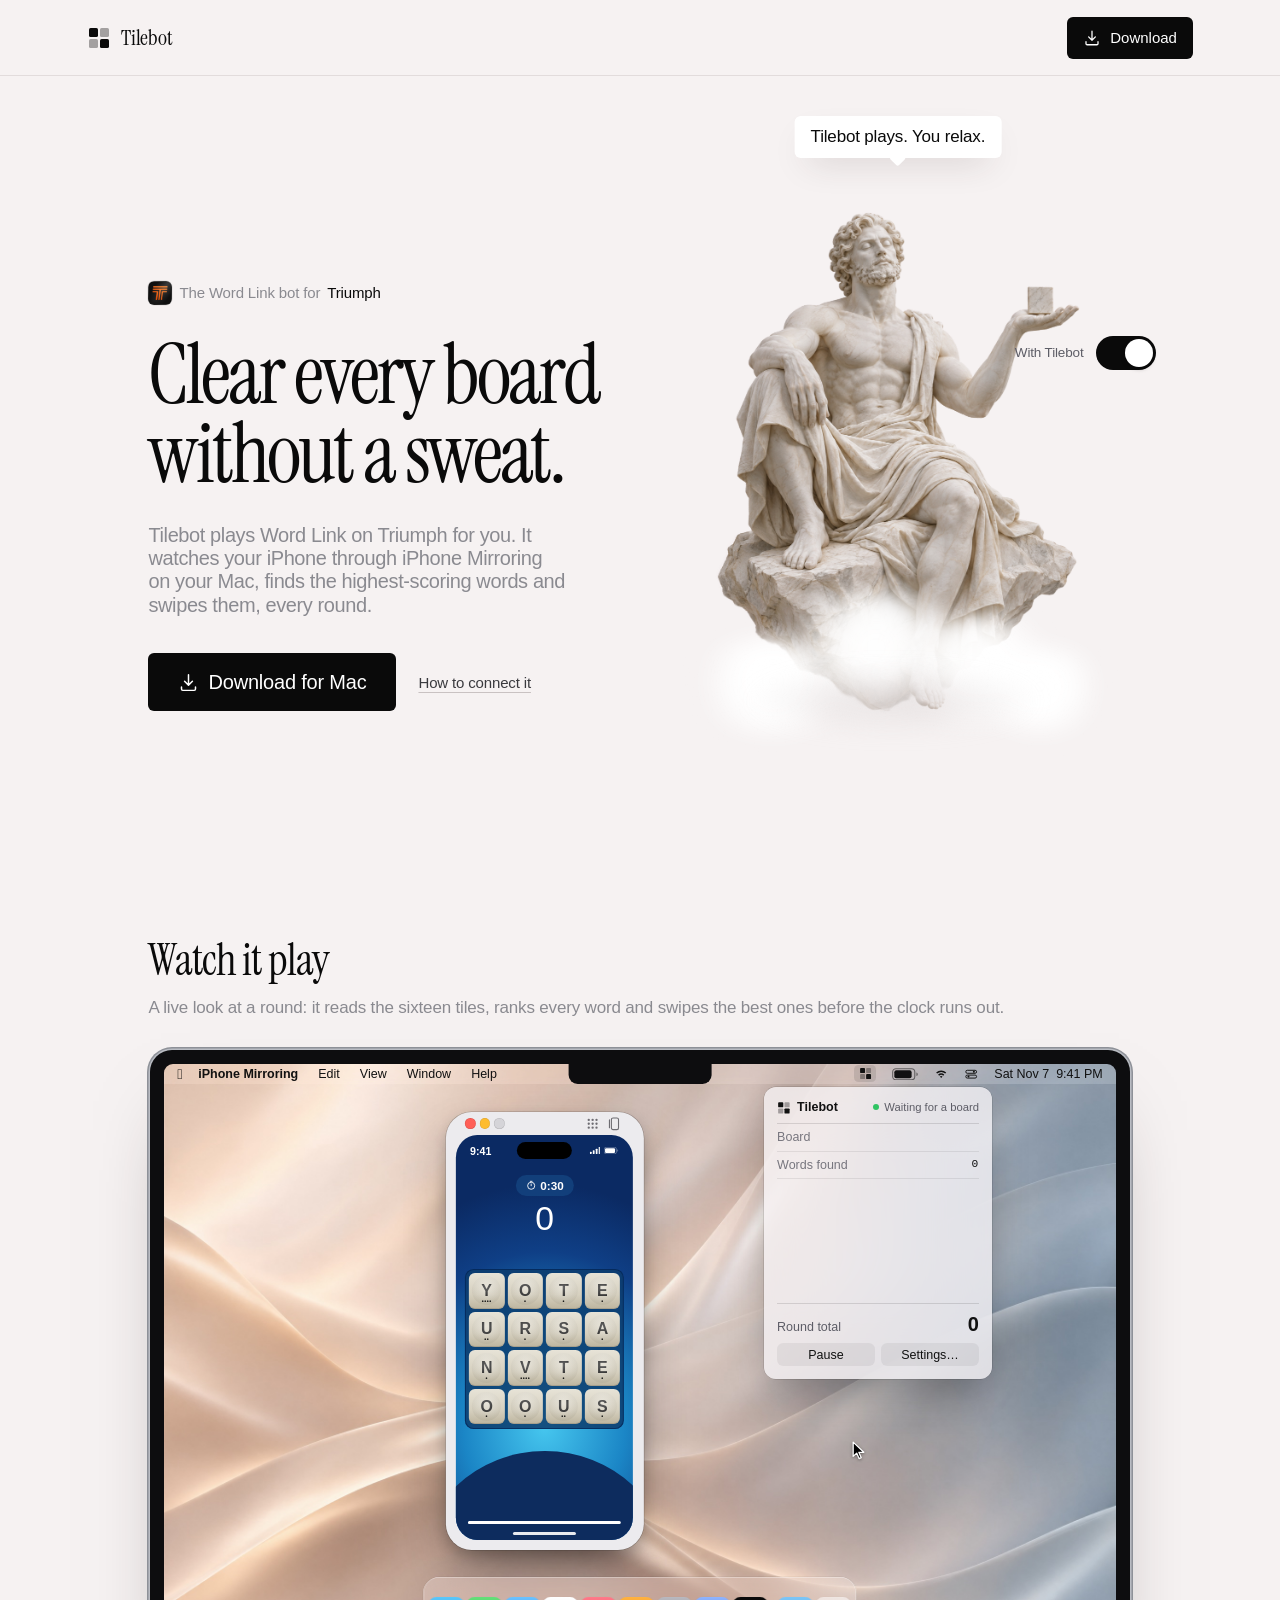
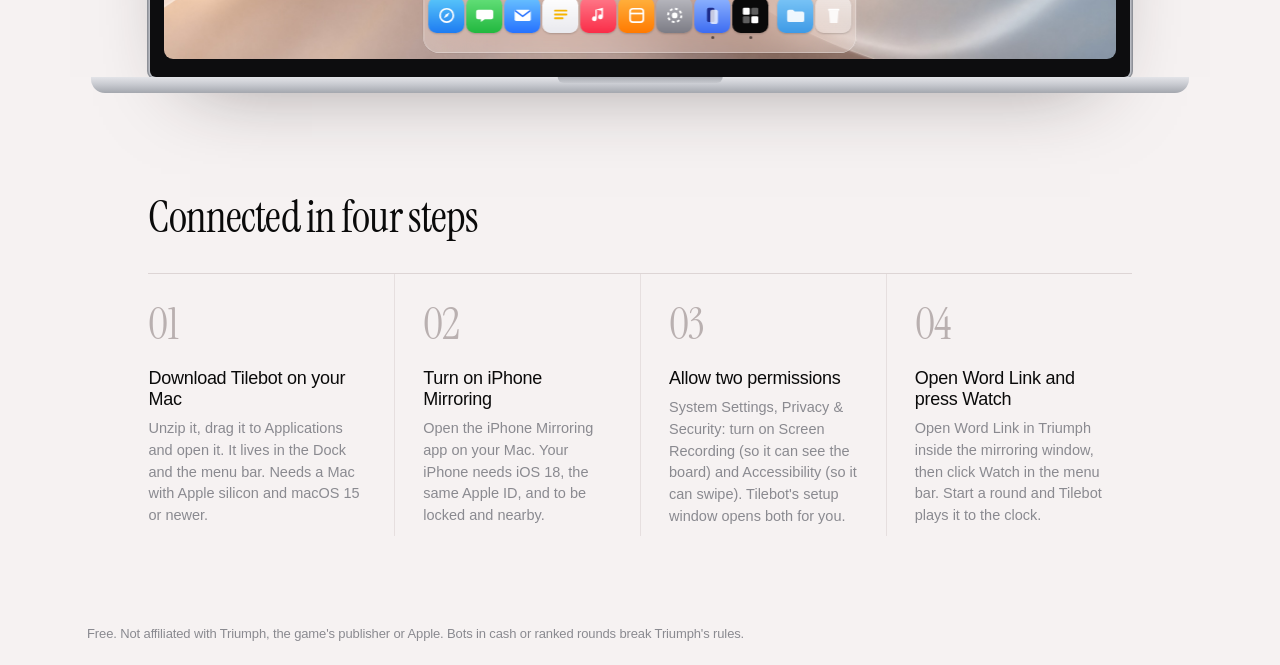
<file: index.html>
<!doctype html>
<html lang="en">
<head>
<meta charset="utf-8">
<meta name="viewport" content="width=device-width, initial-scale=1">
<title>Tilebot</title>
<meta name="description" content="Tilebot reads the Word Link board on your mirrored iPhone and swipes the best words for you. A small, free Mac app.">
<meta name="theme-color" content="#f6f2f2">
<link rel="icon" href="data:image/svg+xml,%3Csvg xmlns='http://www.w3.org/2000/svg' viewBox='0 0 32 32'%3E%3Crect width='32' height='32' rx='7' fill='%230a0a0a'/%3E%3Crect x='7' y='7' width='8' height='8' rx='1.5' fill='%23fff'/%3E%3Crect x='17' y='7' width='8' height='8' rx='1.5' fill='%23fff' opacity='.4'/%3E%3Crect x='7' y='17' width='8' height='8' rx='1.5' fill='%23fff' opacity='.4'/%3E%3Crect x='17' y='17' width='8' height='8' rx='1.5' fill='%23fff'/%3E%3C/svg%3E">
<link rel="preconnect" href="https://fonts.googleapis.com">
<link rel="preconnect" href="https://fonts.gstatic.com" crossorigin>
<link href="https://fonts.googleapis.com/css2?family=Instrument+Serif&family=Comic+Neue:wght@700&family=Space+Mono&family=Anton&display=swap" rel="stylesheet">
<link rel="stylesheet" href="styles.css?v=10">
</head>
<body class="calm">

<header class="nav">
  <a class="brand" href="./" aria-label="Tilebot">
    <svg viewBox="0 0 24 24" aria-hidden="true"><rect x="2" y="2" width="9" height="9" rx="1.6"/><rect x="13" y="2" width="9" height="9" rx="1.6" opacity=".35"/><rect x="2" y="13" width="9" height="9" rx="1.6" opacity=".35"/><rect x="13" y="13" width="9" height="9" rx="1.6"/></svg>
    <span>Tilebot</span>
  </a>
  <a class="btn btn-nav" href="Tilebot.zip">
    <svg viewBox="0 0 24 24" aria-hidden="true"><path d="M12 3v12m0 0l-4.5-4.5M12 15l4.5-4.5M4 17v2.5A1.5 1.5 0 005.5 21h13a1.5 1.5 0 001.5-1.5V17"/></svg>
    <span data-calm="Download" data-chaos="DOWNLAOD???">Download</span>
  </a>
</header>

<main class="hero">
  <div class="copy">
    <p class="kicker">
      <img class="tri-logo" src="img/triumph.jpg" alt="Triumph" width="22" height="22">
      <span class="dim" data-calm="The Word Link bot for" data-chaos="The Wrod Lnik bot for">The Word Link bot for</span> <span data-calm="Triumph" data-chaos="Triupmh">Triumph</span>
    </p>

    <h1>Clear every board<br>without a sweat.</h1>

    <p class="sub" data-calm="Tilebot plays Word Link on Triumph for you. It watches your iPhone through iPhone Mirroring on your Mac, finds the highest-scoring words and swipes them, every round." data-chaos="No Tilebot here. Good luck with the clock.">Tilebot plays Word Link on Triumph for you. It watches your iPhone through iPhone Mirroring on your Mac, finds the highest-scoring words and swipes them, every round.</p>

    <div class="cta">
      <a class="btn btn-main" id="dl" href="Tilebot.zip">
        <svg viewBox="0 0 24 24" aria-hidden="true"><path d="M12 3v12m0 0l-4.5-4.5M12 15l4.5-4.5M4 17v2.5A1.5 1.5 0 005.5 21h13a1.5 1.5 0 001.5-1.5V17"/></svg>
        <span data-calm="Download for Mac" data-chaos="DOWNLAOD FOR MAC">Download for Mac</span>
      </a>
      <a class="req" href="#setup" data-calm="How to connect it" data-chaos="SEE WAHT YOU MISSED">How to connect it</a>
    </div>
  </div>

  <div class="art">
    <button class="switch" type="button" role="switch" aria-checked="true" aria-label="Show the page with or without Tilebot" id="switch">
      <span class="switch-label"><span class="ghost">Without Tilebot</span><span class="live" id="switchText">With Tilebot</span></span>
      <span class="track"><span class="knob"></span></span>
    </button>
    <div class="bubble" aria-hidden="true"><span data-calm="Tilebot plays. You relax." data-chaos="No Tilebot. Pure panic.">Tilebot plays. You relax.</span></div>
    <div class="cloud" aria-hidden="true"><i></i><i></i><i></i><i></i><i></i></div>
    <img class="statue s-calm" src="img/calm.png" alt="" width="900" height="1200">
    <img class="statue s-chaos" src="img/chaos.png" alt="" width="900" height="1200">

    <div class="card c1" aria-hidden="true"><div class="c-top"><span class="av"></span><span class="ln w60"></span><span class="tag">0:03</span></div><p>Round 2 · 4 of 31 wrods found</p><p class="m">Tmie almsot up</p></div>
    <div class="card c2" aria-hidden="true"><div class="c-top"><span class="av"></span><span class="ln w40"></span></div><span class="ln w90"></span><span class="ln w70"></span><p class="m">"STAETS" not in word lsit</p></div>
    <div class="card c3" aria-hidden="true"><div class="c-head"><span>Rounds this week</span><span class="m2">0 wins</span></div><div class="days"><span>M</span><span>T</span><span>W</span><span>T</span><span>F</span></div><div class="miss"><i>Lost</i><i>Lsot</i><i>Lost</i><i>Missed</i><i>Lost?</i></div></div>
  </div>

  <div class="badges" aria-hidden="true">
    <i style="left:6%;top:16%">99+</i><i style="left:31%;top:17%">99+</i><i style="left:11%;top:27%">99+</i><i style="left:48%;top:28%">99+</i><i style="left:46%;top:33%">✕</i><i style="left:41%;top:58%">99+</i><i style="left:28%;top:63%">99+</i><i style="left:81%;top:82%">99+</i><i style="left:65%;top:86%">57</i><i style="left:58%;top:11%">99+</i>
  </div>
</main>

<section class="demo">
  <h2 data-calm="Watch it play" data-chaos="Wacth it plya">Watch it play</h2>
  <p class="demo-sub" data-calm="A live look at a round: it reads the sixteen tiles, ranks every word and swipes the best ones before the clock runs out." data-chaos="Or just squint and hope.">A live look at a round: it reads the sixteen tiles, ranks every word and swipes the best ones before the clock runs out.</p>
  <div class="mac" id="mock" aria-label="Animated mockup of Tilebot playing a round on a Mac">
    <div class="mac-lid"><div class="mac-display" id="macDisplay">
      <div class="notch"></div>
      <div class="menubar">
        <div class="mb-left"><span class="apl">&#xF8FF;</span><b>iPhone Mirroring</b><span>Edit</span><span>View</span><span>Window</span><span>Help</span></div>
        <div class="mb-right"><span class="mb-tb"><svg viewBox="0 0 24 24"><rect x="2" y="2" width="9" height="9" rx="1.6"/><rect x="13" y="2" width="9" height="9" rx="1.6" opacity=".35"/><rect x="2" y="13" width="9" height="9" rx="1.6" opacity=".35"/><rect x="13" y="13" width="9" height="9" rx="1.6"/></svg></span><svg class="mb-bat" viewBox="0 0 28 13"><rect x=".7" y=".7" width="23" height="11.6" rx="3.4" fill="none" stroke="currentColor" stroke-width="1.1" opacity=".55"/><rect x="2.4" y="2.4" width="18" height="8.2" rx="2"/><path d="M25.4 4.6v3.8c.9-.3 1.4-1 1.4-1.9s-.5-1.6-1.4-1.9z" opacity=".55"/></svg><svg class="mb-i" viewBox="0 0 24 24"><path d="M12 18.5l2.2-2.6a3.4 3.4 0 00-4.4 0zM6.9 12.6l1.6 1.9a5.6 5.6 0 017 0l1.6-1.9a8 8 0 00-10.2 0zM3.6 9.1l1.6 1.9a10.6 10.6 0 0113.6 0l1.6-1.9a13 13 0 00-16.8 0z"/></svg><svg class="mb-i" viewBox="0 0 24 24"><rect x="3" y="5.5" width="18" height="5" rx="2.5" fill="none" stroke="currentColor" stroke-width="1.6"/><circle cx="16.5" cy="8" r="1.7"/><rect x="3" y="13.5" width="18" height="5" rx="2.5" fill="none" stroke="currentColor" stroke-width="1.6"/><circle cx="7.5" cy="16" r="1.7"/></svg><span>Sat Nov 7&nbsp;&nbsp;9:41 PM</span></div>
      </div>
      <div class="desk">
        <div class="mwin">
          <div class="mw-bar"><span class="tl"><i></i><i></i><i></i></span><span class="mw-btns"><svg viewBox="0 0 24 24"><circle cx="6" cy="6" r="1.8"/><circle cx="12" cy="6" r="1.8"/><circle cx="18" cy="6" r="1.8"/><circle cx="6" cy="12" r="1.8"/><circle cx="12" cy="12" r="1.8"/><circle cx="18" cy="12" r="1.8"/><circle cx="6" cy="18" r="1.8"/><circle cx="12" cy="18" r="1.8"/><circle cx="18" cy="18" r="1.8"/></svg><svg viewBox="0 0 24 24"><rect x="7" y="3" width="11" height="18" rx="2.5" fill="none" stroke="currentColor" stroke-width="1.7"/><path d="M4 6v12" stroke="currentColor" stroke-width="1.7" stroke-linecap="round"/></svg></span></div>
          <div class="screen">
            <div class="ios-bar"><span>9:41</span><span class="isl"></span><span class="ios-r"><svg viewBox="0 0 18 12"><rect x="0" y="8" width="3" height="4" rx="1"/><rect x="5" y="5.5" width="3" height="6.5" rx="1"/><rect x="10" y="3" width="3" height="9" rx="1"/><rect x="15" y="0" width="3" height="12" rx="1"/></svg><svg viewBox="0 0 26 12"><rect x=".5" y=".5" width="21" height="11" rx="3.3" fill="none" stroke="currentColor" opacity=".5"/><rect x="2" y="2" width="17" height="8" rx="2"/><path d="M23 4v4c.8-.3 1.2-1 1.2-2s-.4-1.7-1.2-2z" opacity=".5"/></svg></span></div>
            <div class="g-time" id="mTimeWrap"><svg viewBox="0 0 24 24"><circle cx="12" cy="13" r="8" fill="none" stroke="currentColor" stroke-width="2"/><path d="M12 13V9M10 3h4" stroke="currentColor" stroke-width="2" stroke-linecap="round"/></svg><b id="mTime">0:30</b></div>
            <div class="g-score"><b id="mScore">0</b></div>
            <div class="g-word" id="mWord">&nbsp;</div>
            <div class="g-tray"><div class="g-board" id="mBoard"><svg class="g-path"><defs><linearGradient id="gp" x1="0" x2="1"><stop offset="0" stop-color="#ffffff"/><stop offset="1" stop-color="#bfe9ff"/></linearGradient></defs><polyline id="mLine" points=""/></svg><div class="pop" id="mPop"></div></div></div>
            <div class="g-bottom"></div>
            <div class="g-bar"><i id="mBar"></i></div>
            <div class="home-ind"></div>
          </div>
        </div>
        <svg class="cursor" id="mFinger" viewBox="0 0 24 24"><path d="M5 2.5v17.2l4.2-4 2.9 6.6 2.6-1.1-2.9-6.5h6z" fill="#000" stroke="#fff" stroke-width="1.5" stroke-linejoin="round"/></svg>
        <div class="pop-over">
          <div class="po-head"><span class="tp-logo"><svg viewBox="0 0 24 24"><rect x="2" y="2" width="9" height="9" rx="1.6"/><rect x="13" y="2" width="9" height="9" rx="1.6" opacity=".35"/><rect x="2" y="13" width="9" height="9" rx="1.6" opacity=".35"/><rect x="13" y="13" width="9" height="9" rx="1.6"/></svg>Tilebot</span><span class="live"><i></i><span id="mLive">Reading board</span></span></div>
          <div class="po-row"><small>Board</small><span id="mRead"></span></div>
          <div class="po-row"><small>Words found</small><span id="mFound">0</span></div>
          <ol class="tp-list" id="mList"></ol>
          <div class="po-total"><span>Round total</span><b id="mTotal">0</b></div>
          <div class="po-btns"><span id="mbState">Pause</span><span>Settings…</span></div>
        </div>
        <div class="dock2"><i style="--c1:#5ac8fa;--c2:#1e7cf2"><svg viewBox="0 0 24 24"><circle cx="12" cy="12" r="7" fill="none" stroke="#fff" stroke-width="1.8"/><path d="M15 9l-2 4-4 2 2-4z" fill="#fff"/></svg></i><i style="--c1:#65e07a;--c2:#22b83f"><svg viewBox="0 0 24 24"><path d="M5 6h14a2 2 0 012 2v6a2 2 0 01-2 2h-7l-4 3v-3H5a2 2 0 01-2-2V8a2 2 0 012-2z" fill="#fff"/></svg></i><i style="--c1:#6ac3ff;--c2:#2672ff"><svg viewBox="0 0 24 24"><rect x="3.5" y="6" width="17" height="12" rx="2" fill="#fff"/><path d="M4 7l8 6 8-6" fill="none" stroke="#2672ff" stroke-width="1.6"/></svg></i><i style="--c1:#ffffff;--c2:#e9e9ee"><svg viewBox="0 0 24 24"><path d="M6 7h12M6 11h12M6 15h8" stroke="#f5b400" stroke-width="2" stroke-linecap="round"/></svg></i><i style="--c1:#ff7a8a;--c2:#fa2d48"><svg viewBox="0 0 24 24"><path d="M10 6v9.5a2.5 2.5 0 11-1.5-2.3V6l8-2v9.5a2.5 2.5 0 11-1.5-2.3V7z" fill="#fff"/></svg></i><i style="--c1:#ffb340;--c2:#ff7a00"><svg viewBox="0 0 24 24"><rect x="5" y="5" width="14" height="14" rx="3" fill="none" stroke="#fff" stroke-width="1.8"/><path d="M5 10h14" stroke="#fff" stroke-width="1.8"/></svg></i><i style="--c1:#b9b9c0;--c2:#7c7c85"><svg viewBox="0 0 24 24"><circle cx="12" cy="12" r="3" fill="#fff"/><circle cx="12" cy="12" r="7" fill="none" stroke="#fff" stroke-width="2" stroke-dasharray="3 2.5"/></svg></i><i class="d-mirror run"><svg viewBox="0 0 24 24"><rect x="6" y="4" width="8" height="15" rx="2" fill="#1d2c8a"/><rect x="9.5" y="6" width="8" height="15" rx="2" fill="#fff" opacity=".75"/></svg></i><i class="d-tb run"><svg viewBox="0 0 24 24"><rect x="2" y="2" width="9" height="9" rx="1.6"/><rect x="13" y="2" width="9" height="9" rx="1.6" opacity=".35"/><rect x="2" y="13" width="9" height="9" rx="1.6" opacity=".35"/><rect x="13" y="13" width="9" height="9" rx="1.6"/></svg></i><span class="sep"></span><i style="--c1:#7cc6f7;--c2:#3e9ae6"><svg viewBox="0 0 24 24"><path d="M3 8a2 2 0 012-2h4l2 2h8a2 2 0 012 2v7a2 2 0 01-2 2H5a2 2 0 01-2-2z" fill="#fff" opacity=".9"/></svg></i><i class="trash"><svg viewBox="0 0 24 24"><path d="M7 7h10l-1 13H8z" fill="#fff" opacity=".85"/><rect x="6" y="5" width="12" height="2" rx="1" fill="#fff"/></svg></i></div>
      </div>
    </div></div>
    <div class="mac-base"><span></span></div>
  </div>
  </section>

<section class="steps" id="setup">
  <h2 data-calm="Connected in four steps" data-chaos="Conected in fuor stpes">Connected in four steps</h2>
  <ol>
    <li><span class="n">01</span><b data-calm="Download Tilebot on your Mac" data-chaos="Downlaod it???">Download Tilebot on your Mac</b><p data-calm="Unzip it, drag it to Applications and open it. It lives in the Dock and the menu bar. Needs a Mac with Apple silicon and macOS 15 or newer." data-chaos="Unzip it. Or don't. Who knows.">Unzip it, drag it to Applications and open it. It lives in the Dock and the menu bar. Needs a Mac with Apple silicon and macOS 15 or newer.</p></li>
    <li><span class="n">02</span><b data-calm="Turn on iPhone Mirroring" data-chaos="Mirorr your phnoe">Turn on iPhone Mirroring</b><p data-calm="Open the iPhone Mirroring app on your Mac. Your iPhone needs iOS 18, the same Apple ID, and to be locked and nearby." data-chaos="Squint at your phone instead.">Open the iPhone Mirroring app on your Mac. Your iPhone needs iOS 18, the same Apple ID, and to be locked and nearby.</p></li>
    <li><span class="n">03</span><b data-calm="Allow two permissions" data-chaos="Click Allow on evreything">Allow two permissions</b><p data-calm="System Settings, Privacy &amp; Security: turn on Screen Recording (so it can see the board) and Accessibility (so it can swipe). Tilebot's setup window opens both for you." data-chaos="Permissions are a vibe.">System Settings, Privacy &amp; Security: turn on Screen Recording (so it can see the board) and Accessibility (so it can swipe). Tilebot's setup window opens both for you.</p></li>
    <li><span class="n">04</span><b data-calm="Open Word Link and press Watch" data-chaos="Swipe really fast, I guess">Open Word Link and press Watch</b><p data-calm="Open Word Link in Triumph inside the mirroring window, then click Watch in the menu bar. Start a round and Tilebot plays it to the clock." data-chaos="Good luck with the clock.">Open Word Link in Triumph inside the mirroring window, then click Watch in the menu bar. Start a round and Tilebot plays it to the clock.</p></li>
  </ol>
</section>

<footer class="foot">
  <span data-calm="Free. Not affiliated with Triumph, the game's publisher or Apple. Bots in cash or ranked rounds break Triumph's rules." data-chaos="Free?? Not afiliated with antyhing.">Free. Not affiliated with Triumph, the game's publisher or Apple. Bots in cash or ranked rounds break Triumph's rules.</span>
</footer>

<script src="site.js?v=10" defer></script>
</body>
</html>
</file>
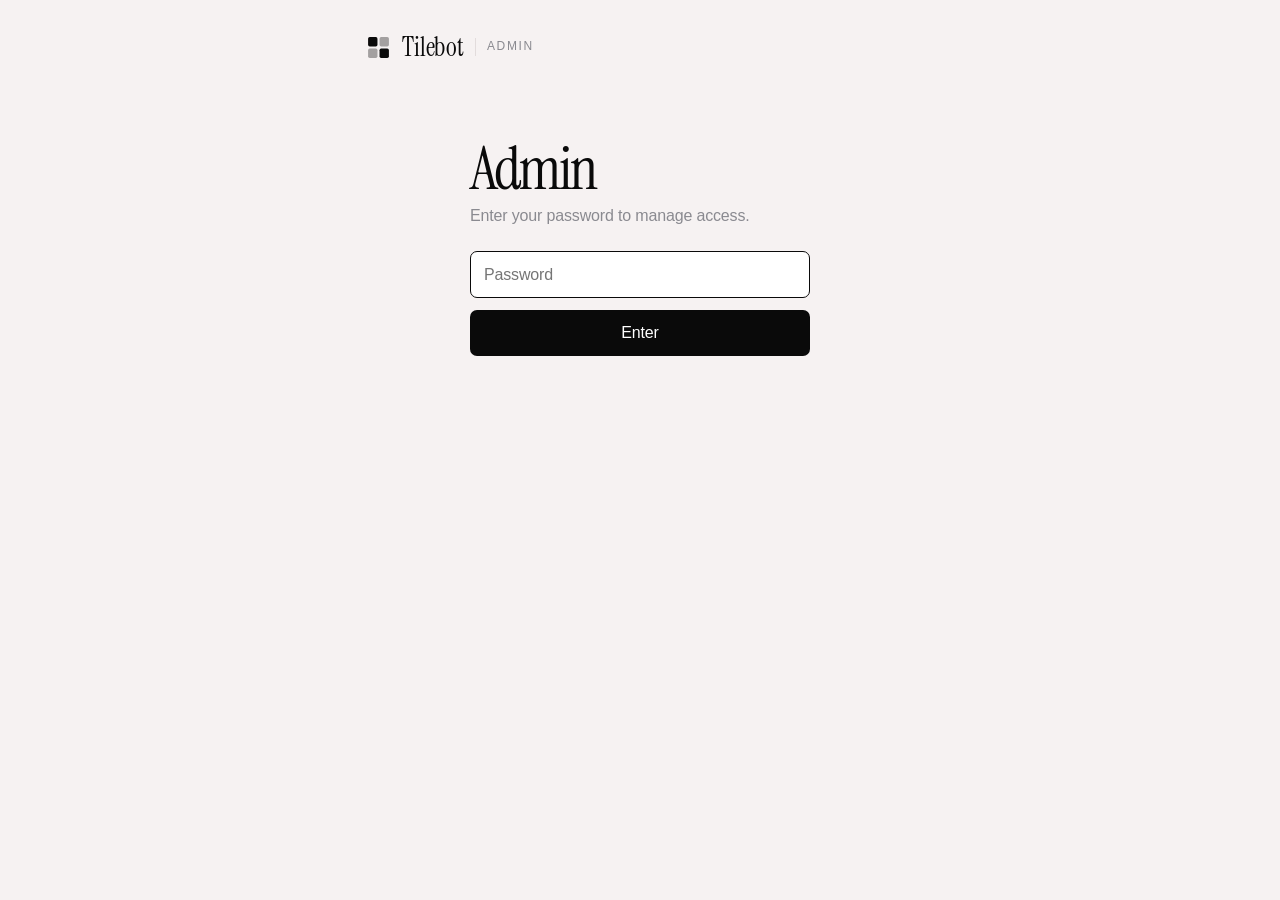
<file: admin.html>
<!doctype html>
<html lang="en">
<head>
<meta charset="utf-8">
<meta name="viewport" content="width=device-width,initial-scale=1">
<meta name="robots" content="noindex,nofollow">
<meta name="theme-color" content="#f6f2f2">
<title>Tilebot Admin</title>
<link rel="icon" href="data:image/svg+xml,%3Csvg xmlns='http://www.w3.org/2000/svg' viewBox='0 0 32 32'%3E%3Crect width='32' height='32' rx='7' fill='%230a0a0a'/%3E%3Crect x='7' y='7' width='8' height='8' rx='1.5' fill='%23fff'/%3E%3Crect x='17' y='7' width='8' height='8' rx='1.5' fill='%23fff' opacity='.4'/%3E%3Crect x='7' y='17' width='8' height='8' rx='1.5' fill='%23fff' opacity='.4'/%3E%3Crect x='17' y='17' width='8' height='8' rx='1.5' fill='%23fff'/%3E%3C/svg%3E">
<link rel="preconnect" href="https://fonts.googleapis.com">
<link rel="preconnect" href="https://fonts.gstatic.com" crossorigin>
<link href="https://fonts.googleapis.com/css2?family=Instrument+Serif:ital@0;1&family=Space+Mono:wght@400;700&display=swap" rel="stylesheet">
<style>
:root{
  --bg:#f6f2f2; --ink:#0a0a0a; --mute:#8a8a90; --faint:#b4acac; --line:#e2dcdc; --line-2:#ece6e6;
  --card:#fff; --red:#e5372f; --red-soft:#fbe9e7; --green:#1f9d55; --chip:#f0eaea;
  --serif:"Instrument Serif","Times New Roman",serif; --sans:"Helvetica Neue",Helvetica,Arial,sans-serif;
  --mono:"Space Mono",ui-monospace,Menlo,monospace; --shadow:0 1px 0 rgba(0,0,0,.02),0 16px 40px -30px rgba(60,40,40,.45);
}
*{box-sizing:border-box}
body{margin:0;background:var(--bg);color:var(--ink);font:16px/1.45 var(--sans);-webkit-font-smoothing:antialiased;letter-spacing:-0.01em}
main{max-width:600px;margin:0 auto;padding:34px clamp(16px,5vw,26px) 72px}
button{font:inherit;letter-spacing:-0.01em;border:0;border-radius:7px;padding:11px 16px;background:var(--ink);color:#fff;cursor:pointer;transition:transform .12s,opacity .2s}
button:hover{opacity:.88}button:active{transform:translateY(1px)}button:disabled{opacity:.4;cursor:default}
button.ghost{background:transparent;color:var(--ink);border:1px solid var(--line)}
button.ghost:hover{border-color:var(--ink);opacity:1}
button.danger{background:transparent;color:var(--red);border:1px solid var(--line)}
button.danger:hover{border-color:var(--red);opacity:1}
button.sm{padding:7px 12px;font-size:13px;border-radius:6px}
input,select{width:100%;font:inherit;letter-spacing:-0.01em;padding:11px 13px;border:1px solid var(--line);border-radius:7px;background:var(--card);color:var(--ink)}
input:focus,select:focus{outline:none;border-color:var(--ink)}
select{cursor:pointer;-webkit-appearance:none;appearance:none}
.link{background:none;border:0;color:var(--mute);font:inherit;font-size:14px;cursor:pointer;padding:4px 0;text-decoration:underline;text-underline-offset:4px;text-decoration-color:var(--line)}
.link:hover{color:var(--ink)}
.hide{display:none!important}

/* header + master bar */
.head{display:flex;align-items:center;justify-content:space-between;margin-bottom:22px}
.brand{display:inline-flex;align-items:center;gap:11px}
.brand svg{width:25px;height:25px;fill:var(--ink)}
.brand .wm{font-family:var(--serif);font-size:26px;line-height:1}
.brand .tag{font-size:12px;color:var(--mute);text-transform:uppercase;letter-spacing:.14em;border-left:1px solid var(--line);padding-left:11px}
.bar{display:flex;align-items:center;gap:14px;flex-wrap:wrap;background:var(--card);border:1px solid var(--line);border-radius:12px;box-shadow:var(--shadow);padding:13px 16px;margin-bottom:14px}
.bar .master{display:flex;align-items:center;gap:11px;font-weight:600;font-size:15px}
.bar .sep{flex:1}
.bar .cap{display:flex;align-items:center;gap:8px;font-size:14px;color:var(--mute)}
.bar .cap b{color:var(--ink);font-weight:600}
.sw{position:relative;width:46px;height:27px;flex:none;border-radius:999px;background:#d7d0d0;border:0;padding:0;cursor:pointer;transition:background .25s}
.sw::after{content:"";position:absolute;top:3px;left:3px;width:21px;height:21px;border-radius:50%;background:#fff;transition:transform .28s cubic-bezier(.3,1.4,.5,1);box-shadow:0 1px 3px rgba(0,0,0,.25)}
.sw[aria-checked="true"]{background:var(--ink)}.sw[aria-checked="true"]::after{transform:translateX(19px)}
.sw.sm{width:40px;height:24px}.sw.sm::after{width:18px;height:18px}.sw.sm[aria-checked="true"]::after{transform:translateX(16px)}
.stepbtn{background:transparent;color:var(--ink);border:1px solid var(--line);border-radius:6px;padding:4px 10px;font-size:15px;line-height:1}
.offbar{background:var(--red-soft);color:var(--red);border:1px solid var(--red);border-radius:10px;padding:10px 15px;font-size:14px;margin-bottom:14px}

/* add */
.add{display:flex;gap:9px;margin:8px 0 6px}
.add input{flex:1}
.summary{font-size:13px;color:var(--mute);margin:16px 2px 10px;display:flex;justify-content:space-between;align-items:baseline}
.summary .dot{display:inline-block;width:7px;height:7px;border-radius:50%;background:var(--green);margin-right:5px;vertical-align:1px;animation:pulse 1.2s ease-in-out infinite}
@keyframes pulse{0%,100%{opacity:1}50%{opacity:.4}}

/* person card */
.pc{background:var(--card);border:1px solid var(--line);border-radius:12px;box-shadow:var(--shadow);padding:15px 17px;margin-bottom:12px}
.pc.dim{opacity:.62}
.pc-top{display:flex;align-items:center;gap:12px}
.pc-name{flex:1;font-family:var(--serif);font-size:23px;line-height:1.05;letter-spacing:-0.015em;display:flex;align-items:center;gap:9px;flex-wrap:wrap;min-width:0}
.chip{display:inline-block;font:400 11px/1 var(--sans);letter-spacing:.05em;text-transform:uppercase;padding:4px 8px;border-radius:5px;background:var(--chip);color:var(--mute)}
.chip.on{background:#eef3f0;color:var(--green)}
.chip.now{background:var(--ink);color:#fff}
.chip.now::before{content:"";display:inline-block;width:6px;height:6px;border-radius:50%;background:#6cf09a;margin-right:6px;animation:pulse 1.2s ease-in-out infinite}
.chip.exp,.chip.cap{background:var(--red-soft);color:var(--red)}
.chip.free{background:#f3ecdf;color:#8a6d3b}
.pc-code{display:flex;align-items:center;gap:9px;margin:11px 0 10px}
.pc-code .code{font:700 15px/1 var(--mono);letter-spacing:.04em;background:var(--bg);border:1px dashed var(--line);border-radius:7px;padding:8px 11px}
.pc-code .sep{flex:1}
.ic{background:transparent;color:var(--ink);border:1px solid var(--line);border-radius:6px;padding:7px 11px;font-size:13px;line-height:1;cursor:pointer}
.ic:hover{border-color:var(--ink);opacity:1}
.pc-stats{font-size:14px;color:var(--mute)}
.pc-stats b{color:var(--ink);font-weight:600}
.pc-ref{font-size:13px;color:var(--mute);margin-top:7px}
.pc-ref b{color:var(--ink);font-weight:600}
.pc-spark{display:flex;align-items:flex-end;gap:3px;height:34px;margin-top:11px}
.pc-spark i{flex:1;background:#e7dede;border-radius:2px 2px 0 0;min-height:2px}
.pc-spark i.hi{background:var(--ink)}
.manage{border-top:1px solid var(--line);margin-top:14px;padding-top:14px}
.manage .f{margin-bottom:10px}
.manage .f label{display:block;font-size:12px;color:var(--mute);margin:0 0 5px 1px;text-transform:uppercase;letter-spacing:.05em}
.manage .two{display:flex;gap:9px}.manage .two>div{flex:1}
.manage .acts{display:flex;flex-wrap:wrap;gap:8px;margin-top:4px}
.pass{border:1px solid var(--line);border-radius:10px;padding:13px 14px;margin:2px 0 6px;background:#fbfafa}
.pass-head{display:flex;align-items:center;justify-content:space-between;gap:12px}
.pass-title{font-weight:600;font-size:15px}
.pass-sub{font-size:12.5px;color:var(--mute)}
.pass-body{margin-top:13px}
.quick{display:flex;flex-wrap:wrap;gap:6px;margin-top:6px}
.chipbtn{background:var(--bg);color:var(--ink);border:1px solid var(--line);border-radius:999px;padding:6px 11px;font-size:12.5px;line-height:1;cursor:pointer;width:auto}
.chipbtn:hover{border-color:var(--ink)}
.pass-hint{font-size:12.5px;color:var(--mute);margin-top:11px;min-height:1em}
.chip.pass{background:#f3ecdf;color:#8a6d3b}

/* login */
.login{max-width:340px;margin:9vh auto 0}
.login h1{font-family:var(--serif);font-weight:400;font-size:clamp(44px,9vw,60px);line-height:.95;letter-spacing:-0.035em;margin:0 0 6px}
.login p{color:var(--mute);margin:0 0 24px}
.msg{font-size:14px;min-height:1.2em;margin:11px 2px;color:var(--mute)}.msg.err{color:var(--red)}
.foot{display:flex;justify-content:space-between;align-items:center;margin-top:24px;font-size:13px;color:var(--faint);flex-wrap:wrap;gap:8px}
.empty{color:var(--mute);padding:20px 2px;text-align:center}
.codepanel{border:1px solid var(--ink);border-radius:10px;padding:16px 18px;margin-bottom:14px;background:#fcfbf9}
.codepanel .who{font-size:12px;text-transform:uppercase;letter-spacing:.1em;color:var(--mute);display:flex;justify-content:space-between;align-items:center}
.codepanel .big{font:700 28px/1 var(--mono);letter-spacing:.05em;margin:12px 0 15px;text-align:center}
.codepanel .frow{display:flex;gap:9px}.codepanel .frow button{flex:1}
.toast{position:fixed;left:50%;bottom:26px;transform:translateX(-50%) translateY(18px);background:var(--ink);color:#fff;padding:11px 20px;border-radius:7px;font-size:14px;opacity:0;pointer-events:none;transition:all .2s;z-index:9}
.toast.show{opacity:1;transform:translateX(-50%) translateY(0)}
</style>
</head>
<body>
<main>
  <div class="head">
    <span class="brand">
      <svg viewBox="0 0 24 24" aria-hidden="true"><rect x="2" y="2" width="9" height="9" rx="1.6"/><rect x="13" y="2" width="9" height="9" rx="1.6" opacity=".35"/><rect x="2" y="13" width="9" height="9" rx="1.6" opacity=".35"/><rect x="13" y="13" width="9" height="9" rx="1.6"/></svg>
      <span class="wm">Tilebot</span><span class="tag">Admin</span>
    </span>
    <button id="logout" class="link hide" type="button">Log out</button>
  </div>

  <form id="login" class="login">
    <h1>Admin</h1>
    <p>Enter your password to manage access.</p>
    <input id="pw" type="password" placeholder="Password" autocomplete="current-password" autofocus>
    <div style="height:12px"></div>
    <button id="go" type="submit" style="width:100%">Enter</button>
    <div id="loginMsg" class="msg"></div>
  </form>

  <section id="dash" class="hide">
    <div id="offBar" class="offbar hide">Tilebot is switched off for everyone.</div>

    <div class="bar">
      <div class="master"><span id="gTitle">Tilebot is on</span>
        <button id="global" class="sw" role="switch" aria-checked="true" aria-label="Tilebot on for everyone" type="button"></button>
      </div>
      <div class="sep"></div>
      <div class="cap">Default cap
        <button class="stepbtn" id="defMinus" type="button" aria-label="Lower">–</button>
        <b id="defVal">10</b><span>/day</span>
        <button class="stepbtn" id="defPlus" type="button" aria-label="Raise">+</button>
      </div>
    </div>

    <div class="bar">
      <div class="master">Require subscription
        <button id="billing" class="sw" role="switch" aria-checked="false" aria-label="Require a paid subscription" type="button"></button>
      </div>
      <div class="sep"></div>
      <div class="cap" id="billingNote">Off — anyone with a code can play</div>
    </div>

    <div id="codePanel" class="codepanel hide"></div>
    <form class="add" id="addForm">
      <input id="who" placeholder="Add a player by name" autocomplete="off" maxlength="40">
      <button type="submit" id="addBtn">Add</button>
    </form>

    <div class="summary"><span id="sumLeft">Players</span><span id="sumRight"></span></div>
    <div id="people"></div>

    <div id="msg" class="msg"></div>
    <div class="foot">
      <button class="link" id="exportBtn" type="button">Export usage (CSV)</button>
      <span>Changes reach the app within a few minutes.</span>
    </div>
  </section>
</main>
<div id="toast" class="toast"></div>

<script>
(() => {
  "use strict";
  const API = "https://nxibeiykcgxpbmkeadth.supabase.co/functions/v1/tilebot";
  const $ = (id) => document.getElementById(id);
  let PW = ""; try { PW = sessionStorage.getItem("tb-pw") || ""; } catch {}
  const S = { data: null, open: new Set(), editing: false, busy: false, code: null };

  let apiCall = async (action, extra = {}) => {
    const r = await fetch(API, { method: "POST", headers: { "content-type": "application/json" }, body: JSON.stringify({ password: PW, action, ...extra }) });
    const j = await r.json().catch(() => ({}));
    if (!r.ok) throw Object.assign(new Error(j.error || "Something went wrong"), { status: r.status });
    return j;
  };

  const esc = (s) => String(s == null ? "" : s).replace(/[&<>"']/g, (c) => ({ "&": "&amp;", "<": "&lt;", ">": "&gt;", '"': "&quot;", "'": "&#39;" }[c]));
  const plural = (n, w) => `${n} ${w}${n === 1 ? "" : "s"}`;
  const nfmt = (n) => (n == null ? "—" : Number(n).toLocaleString());
  const ago = (iso) => {
    if (!iso) return "never used it";
    const m = (Date.now() - Date.parse(iso)) / 60000;
    if (m < 2) return "using it now"; if (m < 60) return `${Math.round(m)} min ago`;
    if (m < 1440) return `${Math.round(m / 60)} hr ago`;
    const d = Math.round(m / 1440); return `${plural(d, "day")} ago`;
  };
  const fdate = (iso) => iso ? new Date(iso).toLocaleDateString(undefined, { month: "short", day: "numeric", year: "numeric" }) : "";
  const toYMD = (iso) => { if (!iso) return ""; const d = new Date(iso); return isNaN(d) ? "" : d.toISOString().slice(0, 10); };
  const toLocalDT = (iso) => { if (!iso) return ""; const d = new Date(iso); if (isNaN(d)) return ""; const z = (x) => String(x).padStart(2, "0"); return `${d.getFullYear()}-${z(d.getMonth() + 1)}-${z(d.getDate())}T${z(d.getHours())}:${z(d.getMinutes())}`; };
  const fdatetime = (iso) => { if (!iso) return ""; const d = new Date(iso); return isNaN(d) ? "" : d.toLocaleString(undefined, { month: "short", day: "numeric", hour: "numeric", minute: "2-digit" }); };
  const passEnded = (p) => p.exempt && ((p.passGames != null && (p.passUsed || 0) >= p.passGames) || (p.expires && Date.parse(p.expires) < Date.now()));
  function passHint(p) {
    const bits = [];
    if (p.passGames != null) bits.push(`${p.passUsed || 0} of ${p.passGames} games used`);
    if (p.expires) bits.push(`${Date.parse(p.expires) < Date.now() ? "ended" : "ends"} ${fdatetime(p.expires)}`);
    if (!bits.length) return "Unlimited free access while this is on.";
    return bits.join(" · ") + (passEnded(p) ? " — pass used up." : ".");
  }
  const live = (p) => p.last && Date.now() - Date.parse(p.last) < 15 * 60e3;
  let toastT; function toast(t) { const el = $("toast"); el.textContent = t; el.classList.add("show"); clearTimeout(toastT); toastT = setTimeout(() => el.classList.remove("show"), 1600); }
  async function copy(text, label) {
    let ok = false; try { await navigator.clipboard.writeText(text); ok = true; } catch {}
    if (!ok) { try { const ta = document.createElement("textarea"); ta.value = text; ta.style.position = "fixed"; ta.style.opacity = "0"; document.body.appendChild(ta); ta.focus(); ta.select(); ok = document.execCommand("copy"); ta.remove(); } catch {} }
    toast(ok ? (label || "Copied") : "Press ⌘/Ctrl+C"); return ok;
  }
  const byHash = (h) => (S.data.people || []).find((p) => p.hash === h);
  function sparkHTML(arr) { const max = Math.max(1, ...arr); return arr.map((v, i) => `<i class="${i === arr.length - 1 ? "hi" : ""}" style="height:${Math.round(v / max * 100)}%" title="${v}"></i>`).join(""); }
  function statusChip(p) {
    if (!p.active) return '<span class="chip">Access off</span>';
    if (p.expires && !p.live) return '<span class="chip exp">Expired</span>';
    if (p.cappedToday) return '<span class="chip cap">At daily limit</span>';
    if (live(p)) return '<span class="chip now">Playing now</span>';
    return '<span class="chip on">Active</span>';
  }
  // Subscription / payment state. Exempt people never need to pay.
  function subChip(p) {
    if (p.exempt) {
      if (passEnded(p)) return '<span class="chip cap">Pass used up</span>';
      if (p.passGames != null || p.expires) return '<span class="chip pass">Pass</span>';
      return '<span class="chip free">Free</span>';
    }
    const s = p.sub;
    if (s === "active" || s === "trialing") return `<span class="chip on">Subscribed${s === "trialing" ? " (trial)" : ""}</span>`;
    if (s === "past_due" || s === "unpaid") return '<span class="chip cap">Payment failed</span>';
    if (s === "canceled") return '<span class="chip cap">Cancelled</span>';
    if (S.data && S.data.billingLive) return '<span class="chip cap">No subscription</span>';
    return ""; // billing off & never subscribed: nothing to show
  }

  /* ---- person cards ---- */
  function renderPeople() {
    const box = $("people"), ppl = S.data.people || [];
    if (!ppl.length) { box.innerHTML = '<div class="empty">No players yet. Add one above.</div>'; return; }
    box.innerHTML = ppl.map(cardHTML).join("");
    for (const p of ppl) wireCard(p);
  }
  // Referral + pricing line for a player card.
  function refLine(p) {
    const code = p.refCode ? `code <b>${esc(p.refCode)}</b>` : "";
    const refd = p.referredByName ? ` · via ${esc(p.referredByName)}` : "";
    const n = p.referrals || 0;
    const refs = `${n} ${n === 1 ? "referral" : "referrals"}`;
    if (p.exempt) {
      const lim = [];
      if (p.passGames != null) lim.push(`<b>${p.passUsed || 0}/${p.passGames}</b> games`);
      if (p.expires) lim.push(`until ${fdatetime(p.expires)}`);
      const label = lim.length ? `Free pass · ${lim.join(" · ")}` : "Free";
      return `${label}${code ? " · " + code : ""} · ${refs}${refd}`;
    }
    const price = (S.data && S.data.billingLive) ? `Pays <b>$${p.price}/day</b> · ` : "";
    return `${price}${refs}${code ? " · " + code : ""}${refd}`;
  }
  function cardHTML(p) {
    const open = S.open.has(p.hash);
    const codeLine = p.code
      ? `<span class="code">${esc(p.code)}</span><button class="ic" data-act="copy">Copy</button>`
      : `<button class="ic" data-act="makecode">Make code</button>`;
    const cap = p.effLimit > 0 ? ` · ${p.today}/${p.effLimit} today` : "";
    const stats = p.active
      ? `<b>${p.today}</b> today · <b>${p.week}</b> this week · <b>${p.month}</b> this month · best <b>${nfmt(p.best)}</b> · ${ago(p.last)}`
      : "Access turned off";
    return `
    <div class="pc ${p.active ? "" : "dim"}" data-hash="${p.hash}">
      <div class="pc-top">
        <div class="pc-name">${esc(p.name)} ${statusChip(p)} ${subChip(p)}</div>
        <button class="sw sm" role="switch" aria-checked="${p.active}" data-act="access" title="Access on/off"></button>
      </div>
      <div class="pc-code">${codeLine}<span class="sep"></span><button class="ic" data-act="manage">${open ? "Close" : "Manage"}</button></div>
      <div class="pc-stats">${stats}${cap}</div>
      <div class="pc-ref">${refLine(p)}</div>
      <div class="pc-spark">${sparkHTML(p.daily || [])}</div>
      ${open ? manageHTML(p) : ""}
    </div>`;
  }
  function manageHTML(p) {
    const def = S.data.defaultDaily ?? 10;
    const mode = p.dailyLimit == null ? "default" : p.dailyLimit === 0 ? "none" : "custom";
    return `
    <div class="manage">
      <div class="f"><label>Name</label><input data-f="name" value="${esc(p.name)}" maxlength="40"></div>
      <div class="f"><label>Daily cap</label>
        <select data-f="mode">
          <option value="default"${mode === "default" ? " selected" : ""}>Default (${def}/day)</option>
          <option value="none"${mode === "none" ? " selected" : ""}>No limit</option>
          <option value="custom"${mode === "custom" ? " selected" : ""}>Custom…</option>
        </select>
        <input type="number" min="1" data-f="num" class="${mode === "custom" ? "" : "hide"}" style="margin-top:8px" placeholder="games/day" value="${mode === "custom" ? p.dailyLimit : ""}">
      </div>
      <div class="pass">
        <div class="pass-head">
          <div><div class="pass-title">Free pass</div><div class="pass-sub">Play free — skip payment</div></div>
          <button class="sw sm" role="switch" aria-checked="${p.exempt}" data-f="exempt" type="button" aria-label="Free pass"></button>
        </div>
        <div class="pass-body ${p.exempt ? "" : "hide"}" data-passbody>
          <div class="two">
            <div class="f"><label>Until (optional)</label><input type="datetime-local" data-f="until" value="${toLocalDT(p.expires)}"></div>
            <div class="f"><label>Games total (optional)</label><input type="number" min="1" data-f="passgames" placeholder="unlimited" value="${p.passGames ?? ""}"></div>
          </div>
          <div class="quick">
            <button class="chipbtn" type="button" data-dur="1">+1 day</button>
            <button class="chipbtn" type="button" data-dur="3">+3 days</button>
            <button class="chipbtn" type="button" data-dur="7">+1 week</button>
            <button class="chipbtn" type="button" data-g="5">5 games</button>
            <button class="chipbtn" type="button" data-g="10">10 games</button>
            <button class="chipbtn" type="button" data-clear>No limits</button>
          </div>
          <div class="pass-hint" data-passhint>${passHint(p)}</div>
        </div>
      </div>
      <div class="acts">
        <button class="sm" data-act="save">Save</button>
        ${p.share ? '<button class="ghost sm" data-act="sharelink">Copy share link</button>' : ""}
        ${p.code ? '<button class="ghost sm" data-act="newcode">New code</button>' : ""}
        <button class="danger sm" data-act="remove">Remove</button>
      </div>
    </div>`;
  }
  function wireCard(p) {
    const el = document.querySelector(`.pc[data-hash="${p.hash}"]`); if (!el) return;
    const on = (sel, fn) => el.querySelectorAll(sel).forEach((n) => n.addEventListener("click", fn));
    on('[data-act="access"]', () => act("toggle", { hash: p.hash, active: !p.active }, `${p.name}: access ${p.active ? "off" : "on"}`));
    on('[data-act="copy"]', () => copy(p.code, `Copied ${p.name}'s code`));
    on('[data-act="makecode"]', () => { if (confirm(`Generate an access code for ${p.name}?`)) genCode(p); });
    on('[data-act="manage"]', () => { S.open.has(p.hash) ? S.open.delete(p.hash) : S.open.add(p.hash); S.editing = false; renderPeople(); });
    const man = el.querySelector(".manage"); if (!man) return;
    const modeSel = man.querySelector('[data-f="mode"]'), numEl = man.querySelector('[data-f="num"]');
    modeSel.onchange = () => { numEl.classList.toggle("hide", modeSel.value !== "custom"); if (modeSel.value === "custom") numEl.focus(); };
    const exEl = man.querySelector('[data-f="exempt"]');
    const passBody = man.querySelector('[data-passbody]');
    exEl.onclick = () => {
      const on = exEl.getAttribute("aria-checked") !== "true";
      exEl.setAttribute("aria-checked", String(on));
      if (passBody) passBody.classList.toggle("hide", !on);
    };
    man.querySelectorAll(".chipbtn").forEach((b) => b.onclick = () => {
      const until = man.querySelector('[data-f="until"]'), pg = man.querySelector('[data-f="passgames"]');
      if (b.dataset.dur) until.value = toLocalDT(new Date(Date.now() + parseInt(b.dataset.dur, 10) * 864e5).toISOString());
      else if (b.dataset.g) pg.value = b.dataset.g;
      else { until.value = ""; pg.value = ""; }
    });
    const sl = man.querySelector('[data-act="sharelink"]'); if (sl) sl.onclick = () => copy(p.share, `Copied ${p.name}'s share link`);
    man.querySelector('[data-act="save"]').onclick = () => {
      const g = (f) => man.querySelector(`[data-f="${f}"]`).value;
      const name = g("name").trim(); if (!name) { toast("Name can't be empty"); return; }
      let daily_limit = null;
      if (modeSel.value === "none") daily_limit = 0;
      else if (modeSel.value === "custom") { const n = parseInt(numEl.value, 10); if (!(n >= 1)) { toast("Enter games/day or pick No limit"); return; } daily_limit = n; }
      const exempt = exEl.getAttribute("aria-checked") === "true";
      const pgRaw = g("passgames").trim();
      const pass_games = pgRaw === "" ? null : Math.max(1, parseInt(pgRaw, 10) || 1);
      S.editing = false; S.open.delete(p.hash);
      act("update", { hash: p.hash, name, expires: g("until") || "", daily_limit, exempt, pass_games }, "Saved");
    };
    const nc = man.querySelector('[data-act="newcode"]'); if (nc) nc.onclick = () => { if (confirm(`Replace ${p.name}'s code? The old one stops working.`)) genCode(p); };
    man.querySelector('[data-act="remove"]').onclick = () => { if (confirm(`Remove ${p.name}? Deletes their access and usage. Can't be undone.`)) act("remove", { hash: p.hash }, `${p.name} removed`).then(() => S.open.delete(p.hash)); };
    el.querySelectorAll("[data-f]").forEach((n) => { n.addEventListener("focus", () => S.editing = true); n.addEventListener("blur", () => S.editing = false); });
  }

  async function genCode(p) {
    const d = await act("newcode", { hash: p.hash }, null, true);
    if (d && d.newKey) { showCode(d.newKey, p.name, d.newFor); copy(d.newKey, `New code for ${p.name} copied`); }
  }
  function showCode(code, name) {
    S.code = { code, name };
    const el = $("codePanel"); el.classList.remove("hide");
    el.innerHTML = `<div class="who"><span>Code for ${esc(name)}</span><button class="link" data-x style="color:var(--mute)">Done</button></div>
      <div class="big">${esc(code)}</div>
      <div class="frow"><button data-copy>Copy code</button><button class="ghost" data-invite>Copy invite</button></div>`;
    el.querySelector("[data-copy]").onclick = () => copy(code, `${name}'s code copied`);
    el.querySelector("[data-invite]").onclick = () => copy(`Here's your Tilebot access code: ${code}\nDownload Tilebot, then paste this code when it asks.`, "Invite copied");
    el.querySelector("[data-x]").onclick = () => { S.code = null; el.classList.add("hide"); };
  }

  function render(d) {
    S.data = d;
    $("global").setAttribute("aria-checked", String(d.enabled));
    $("gTitle").textContent = d.enabled ? "Tilebot is on" : "Tilebot is off for everyone";
    $("offBar").classList.toggle("hide", d.enabled);
    const def = d.defaultDaily ?? 10; $("defVal").textContent = def === 0 ? "none" : def;
    const s = d.summary || {};
    const bl = !!d.billingLive;
    $("billing").setAttribute("aria-checked", String(bl));
    $("billingNote").innerHTML = bl ? `$25/day · <b>${s.subscribers ?? 0}</b> subscribed · <b>${s.referrals ?? 0}</b> referrals` : "Off — anyone with a code can play";
    $("sumLeft").textContent = `${plural(s.people ?? 0, "player")}`;
    $("sumRight").innerHTML = `${s.playingNow ? '<span class="dot"></span>' + s.playingNow + " playing now · " : ""}${s.gamesToday ?? 0} games today · ${plural(s.gamesWeek ?? 0, "game")} this week`;
    if (S.code) { const p = (d.people || []).find((x) => x.name === S.code.name); if (p && p.code) S.code.code = p.code; }
    renderPeople();
  }

  async function act(action, extra, okMsg, quiet) {
    if (S.busy) return;
    S.busy = true; $("msg").classList.remove("err"); if (!quiet) $("msg").textContent = "Saving…";
    try { const d = await apiCall(action, extra); render(d); $("msg").textContent = okMsg || ""; if (okMsg) toast(okMsg); return d; }
    catch (e) { $("msg").textContent = e.message; $("msg").classList.add("err"); if (e.status === 401) logout(); }
    finally { S.busy = false; }
  }

  function showDash() { $("login").classList.add("hide"); $("dash").classList.remove("hide"); $("logout").classList.remove("hide"); }
  function logout() { PW = ""; try { sessionStorage.removeItem("tb-pw"); } catch {} $("dash").classList.add("hide"); $("login").classList.remove("hide"); $("logout").classList.add("hide"); $("pw").focus(); }
  $("login").onsubmit = async (e) => {
    e.preventDefault(); PW = $("pw").value; $("loginMsg").textContent = ""; $("loginMsg").classList.remove("err"); $("go").disabled = true;
    try { render(await apiCall("list")); try { sessionStorage.setItem("tb-pw", PW); } catch {} $("pw").value = ""; showDash(); }
    catch (err) { $("loginMsg").textContent = err.message; $("loginMsg").classList.add("err"); } finally { $("go").disabled = false; }
  };
  $("logout").onclick = logout;
  $("global").onclick = () => { const on = $("global").getAttribute("aria-checked") !== "true"; act("enabled", { on }, on ? "Tilebot is on" : "Tilebot is off for everyone"); };
  $("billing").onclick = () => {
    const on = $("billing").getAttribute("aria-checked") !== "true";
    if (on && !confirm("Require a paid subscription?\n\nEveryone without an active subscription loses access — except people marked “Free”. Your Admin code is already Free.")) return;
    act("billing", { on }, on ? "Subscription required — $25/day" : "Subscription no longer required");
  };
  const setDefault = (n) => { n = Math.max(0, Math.min(999, Math.trunc(n))); act("default", { limit: n }, n === 0 ? "No daily limit for anyone" : `Default cap ${n}/day`); };
  $("defMinus").onclick = () => setDefault((parseInt($("defVal").textContent, 10) || 0) - 1);
  $("defPlus").onclick = () => setDefault((parseInt($("defVal").textContent, 10) || 0) + 1);
  $("addForm").onsubmit = async (e) => {
    e.preventDefault(); const name = $("who").value.trim(); if (!name) return;
    $("addBtn").disabled = true; const d = await act("add", { name }, `Added ${name}`, true); $("addBtn").disabled = false;
    if (d && d.newKey) { $("who").value = ""; showCode(d.newKey, name); copy(d.newKey, `${name}'s code copied`); }
  };
  $("exportBtn").onclick = () => exportCSV();
  function exportCSV() {
    if (!S.data || !S.data.people.length) { toast("Nothing to export"); return; }
    const head = ["Name", "Access", "Expires", "Today", "Week", "Month", "Days", "Avg", "Best", "Last used", "App", "Added", "Code"];
    const rows = S.data.people.map((p) => [p.name, p.active ? (p.live ? "on" : "expired") : "off", p.expires ? toYMD(p.expires) : "",
      p.today, p.week, p.month, p.days, p.avg ?? "", p.best ?? "", p.last ? new Date(p.last).toISOString() : "", p.version ?? "", toYMD(p.added), p.code ?? ""]);
    const csv = [head, ...rows].map((r) => r.map((c) => `"${String(c).replace(/"/g, '""')}"`).join(",")).join("\r\n");
    const a = document.createElement("a"); a.href = URL.createObjectURL(new Blob([csv], { type: "text/csv" }));
    a.download = `tilebot-usage-${toYMD(new Date().toISOString())}.csv`; a.click(); setTimeout(() => URL.revokeObjectURL(a.href), 2000); toast("CSV downloaded");
  }

  if (PW) apiCall("list").then((d) => { render(d); showDash(); }).catch(logout);
  setInterval(() => { if (PW && !document.hidden && !S.editing && !S.busy && !$("dash").classList.contains("hide")) apiCall("list").then(render).catch(() => {}); }, 30000);
  window.__TB = { setMock(fn) { apiCall = fn; }, render, showDash, state: S, boot: (d) => { render(d); showDash(); } };
})();
</script>
</body>
</html>
</file>
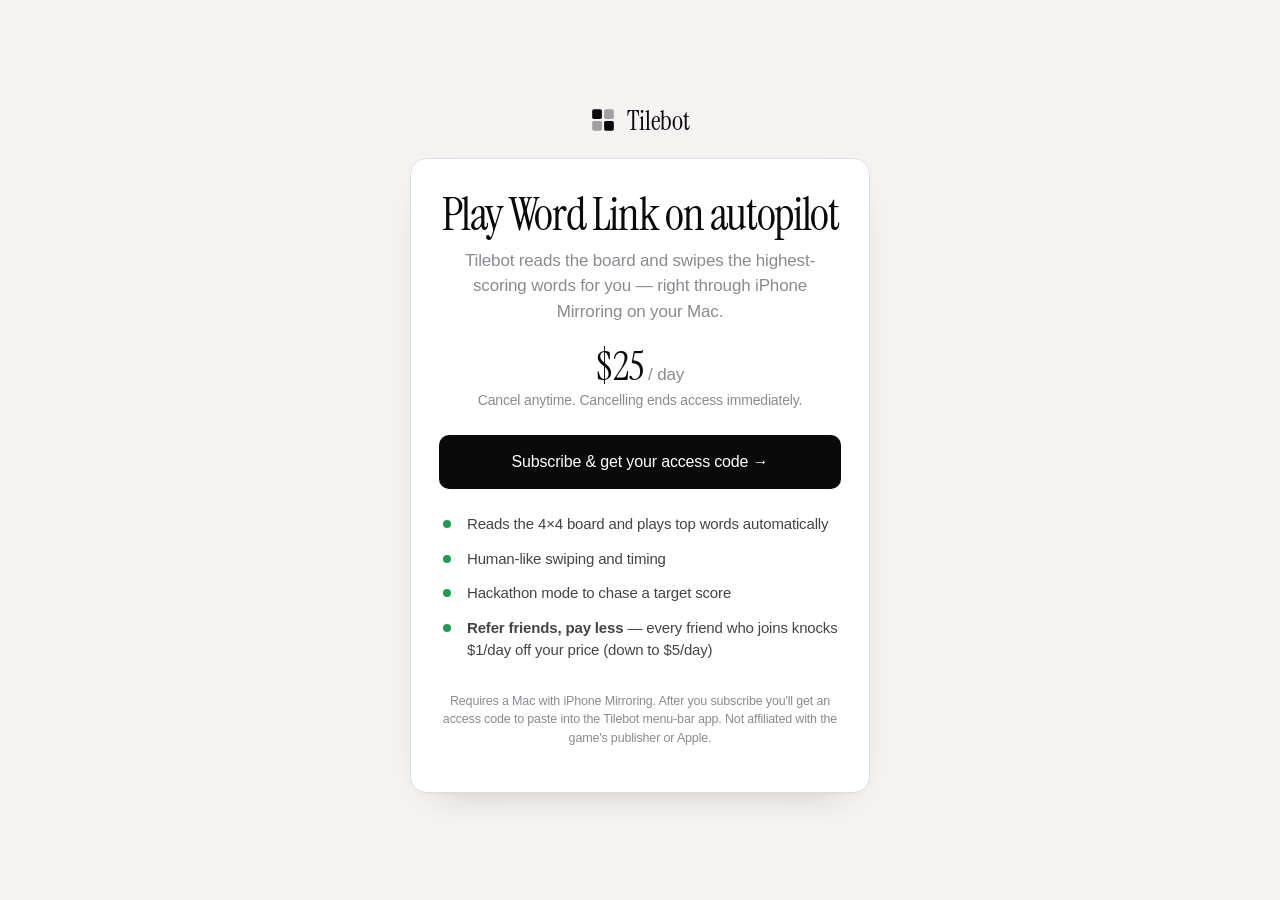
<file: join.html>
<!doctype html>
<html lang="en">
<head>
<meta charset="utf-8">
<meta name="viewport" content="width=device-width,initial-scale=1">
<meta name="theme-color" content="#f6f2f2">
<title>Join Tilebot</title>
<link rel="icon" href="data:image/svg+xml,%3Csvg xmlns='http://www.w3.org/2000/svg' viewBox='0 0 32 32'%3E%3Crect width='32' height='32' rx='7' fill='%230a0a0a'/%3E%3Crect x='7' y='7' width='8' height='8' rx='1.5' fill='%23fff'/%3E%3Crect x='17' y='7' width='8' height='8' rx='1.5' fill='%23fff' opacity='.4'/%3E%3Crect x='7' y='17' width='8' height='8' rx='1.5' fill='%23fff' opacity='.4'/%3E%3Crect x='17' y='17' width='8' height='8' rx='1.5' fill='%23fff'/%3E%3C/svg%3E">
<link rel="preconnect" href="https://fonts.googleapis.com">
<link rel="preconnect" href="https://fonts.gstatic.com" crossorigin>
<link href="https://fonts.googleapis.com/css2?family=Instrument+Serif:ital@0;1&family=Space+Mono:wght@400;700&display=swap" rel="stylesheet">
<style>
:root{--bg:#f6f2f2;--ink:#0a0a0a;--mute:#8a8a90;--line:#e2dcdc;--card:#fff;--green:#1f9d55;--gold:#8a6d3b;
  --sans:"Helvetica Neue",Helvetica,Arial,sans-serif;--serif:"Instrument Serif","Times New Roman",serif;--mono:"Space Mono",ui-monospace,Menlo,monospace;
  --shadow:0 1px 0 rgba(0,0,0,.02),0 16px 40px -30px rgba(60,40,40,.45)}
*{box-sizing:border-box}
body{margin:0;background:var(--bg);color:var(--ink);font:16px/1.5 var(--sans);-webkit-font-smoothing:antialiased;letter-spacing:-0.01em;min-height:100vh;display:grid;place-items:center;padding:28px 16px}
.wrap{width:100%;max-width:460px}
.brand{display:flex;align-items:center;gap:11px;justify-content:center;margin-bottom:24px}
.brand svg{width:26px;height:26px;fill:var(--ink)}
.brand .wm{font-family:var(--serif);font-size:27px;line-height:1}
.card{background:var(--card);border:1px solid var(--line);border-radius:16px;box-shadow:var(--shadow);padding:32px 28px;text-align:center}
.ref{display:inline-block;font-size:13px;color:var(--gold);background:#f3ecdf;border-radius:999px;padding:6px 13px;margin-bottom:18px}
h1{font-family:var(--serif);font-weight:400;font-size:clamp(34px,8vw,46px);line-height:1.02;letter-spacing:-0.03em;margin:0 0 10px}
.lede{color:var(--mute);margin:0 0 22px;font-size:17px}
.price{font-family:var(--serif);font-size:40px;line-height:1;margin:0 0 4px}
.price small{font-size:17px;color:var(--mute);font-family:var(--sans)}
.sub{color:var(--mute);font-size:14px;margin:0 0 24px}
button,a.btn{display:block;width:100%;font:inherit;letter-spacing:-0.01em;border:0;border-radius:10px;padding:15px 18px;background:var(--ink);color:#fff;cursor:pointer;text-decoration:none;text-align:center;transition:opacity .2s}
button:hover,a.btn:hover{opacity:.88}
.feat{text-align:left;margin:24px 2px 0;padding:0;list-style:none}
.feat li{position:relative;padding:0 0 12px 26px;color:#444;font-size:15px}
.feat li::before{content:"";position:absolute;left:2px;top:7px;width:8px;height:8px;border-radius:50%;background:var(--green)}
.fine{color:var(--mute);font-size:12.5px;margin-top:18px;line-height:1.5}
a{color:var(--ink)}
</style>
</head>
<body>
<div class="wrap">
  <div class="brand">
    <svg viewBox="0 0 24 24" aria-hidden="true"><rect x="2" y="2" width="9" height="9" rx="1.6"/><rect x="13" y="2" width="9" height="9" rx="1.6" opacity=".35"/><rect x="2" y="13" width="9" height="9" rx="1.6" opacity=".35"/><rect x="13" y="13" width="9" height="9" rx="1.6"/></svg>
    <span class="wm">Tilebot</span>
  </div>
  <div class="card">
    <div id="refTag" class="ref" style="display:none">A friend invited you 🎉</div>
    <h1>Play Word Link on autopilot</h1>
    <p class="lede">Tilebot reads the board and swipes the highest-scoring words for you — right through iPhone Mirroring on your Mac.</p>
    <div class="price">$25<small> / day</small></div>
    <p class="sub">Cancel anytime. Cancelling ends access immediately.</p>
    <a id="go" class="btn" href="#">Subscribe &amp; get your access code →</a>
    <ul class="feat">
      <li>Reads the 4×4 board and plays top words automatically</li>
      <li>Human-like swiping and timing</li>
      <li>Hackathon mode to chase a target score</li>
      <li><b>Refer friends, pay less</b> — every friend who joins knocks $1/day off your price (down to $5/day)</li>
    </ul>
    <p class="fine">Requires a Mac with iPhone Mirroring. After you subscribe you'll get an access code to paste into the Tilebot menu-bar app. Not affiliated with the game's publisher or Apple.</p>
  </div>
</div>
<script>
(() => {
  const API = "https://nxibeiykcgxpbmkeadth.supabase.co/functions/v1/tilebot";
  const ref = (new URLSearchParams(location.search).get("ref") || "").toUpperCase().replace(/[^A-Z0-9]/g, "").slice(0, 10);
  const go = document.getElementById("go");
  go.href = API + "?pay=1" + (ref ? "&ref=" + encodeURIComponent(ref) : "");
  if (ref) document.getElementById("refTag").style.display = "inline-block";
})();
</script>
</body>
</html>
</file>
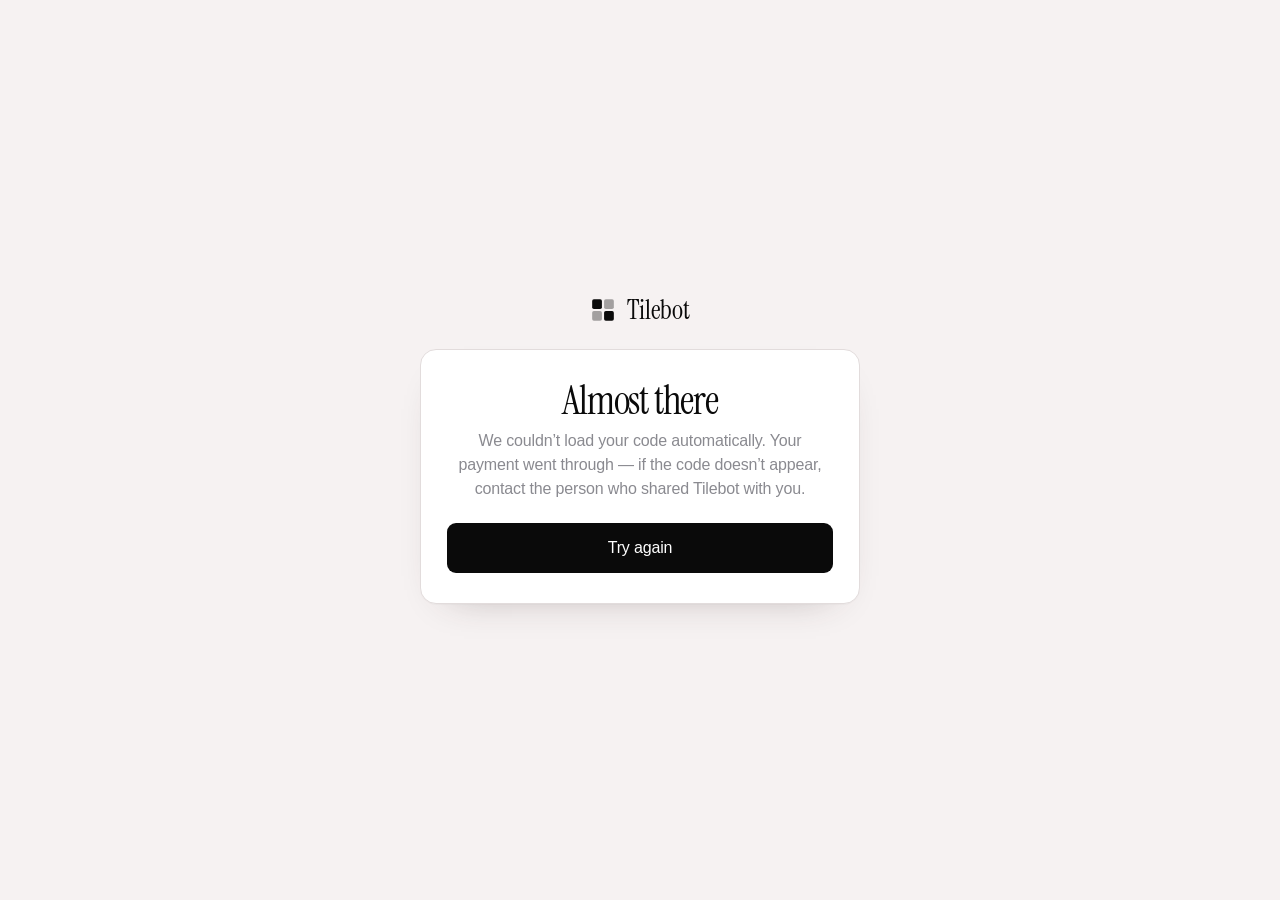
<file: welcome.html>
<!doctype html>
<html lang="en">
<head>
<meta charset="utf-8">
<meta name="viewport" content="width=device-width,initial-scale=1">
<meta name="robots" content="noindex,nofollow">
<meta name="theme-color" content="#f6f2f2">
<title>Welcome to Tilebot</title>
<link rel="icon" href="data:image/svg+xml,%3Csvg xmlns='http://www.w3.org/2000/svg' viewBox='0 0 32 32'%3E%3Crect width='32' height='32' rx='7' fill='%230a0a0a'/%3E%3Crect x='7' y='7' width='8' height='8' rx='1.5' fill='%23fff'/%3E%3Crect x='17' y='7' width='8' height='8' rx='1.5' fill='%23fff' opacity='.4'/%3E%3Crect x='7' y='17' width='8' height='8' rx='1.5' fill='%23fff' opacity='.4'/%3E%3Crect x='17' y='17' width='8' height='8' rx='1.5' fill='%23fff'/%3E%3C/svg%3E">
<link rel="preconnect" href="https://fonts.googleapis.com">
<link rel="preconnect" href="https://fonts.gstatic.com" crossorigin>
<link href="https://fonts.googleapis.com/css2?family=Instrument+Serif:ital@0;1&family=Space+Mono:wght@400;700&display=swap" rel="stylesheet">
<style>
:root{--bg:#f6f2f2;--ink:#0a0a0a;--mute:#8a8a90;--line:#e2dcdc;--card:#fff;--green:#1f9d55;
  --sans:"Helvetica Neue",Helvetica,Arial,sans-serif;--serif:"Instrument Serif","Times New Roman",serif;--mono:"Space Mono",ui-monospace,Menlo,monospace;
  --shadow:0 1px 0 rgba(0,0,0,.02),0 16px 40px -30px rgba(60,40,40,.45)}
*{box-sizing:border-box}
body{margin:0;background:var(--bg);color:var(--ink);font:16px/1.5 var(--sans);-webkit-font-smoothing:antialiased;letter-spacing:-0.01em;min-height:100vh;display:grid;place-items:center;padding:28px 16px}
.wrap{width:100%;max-width:440px}
.brand{display:flex;align-items:center;gap:11px;justify-content:center;margin-bottom:26px}
.brand svg{width:26px;height:26px;fill:var(--ink)}
.brand .wm{font-family:var(--serif);font-size:27px;line-height:1}
.card{background:var(--card);border:1px solid var(--line);border-radius:16px;box-shadow:var(--shadow);padding:30px 26px;text-align:center}
h1{font-family:var(--serif);font-weight:400;font-size:40px;line-height:1.02;letter-spacing:-0.03em;margin:0 0 8px}
.sub{color:var(--mute);margin:0 0 22px}
.codebox{border:1px dashed var(--line);border-radius:12px;background:var(--bg);padding:18px;margin:0 0 16px}
.codebox .lab{font-size:12px;text-transform:uppercase;letter-spacing:.12em;color:var(--mute);margin-bottom:9px}
.code{font:700 34px/1 var(--mono);letter-spacing:.06em}
button{font:inherit;letter-spacing:-0.01em;border:0;border-radius:9px;padding:13px 18px;background:var(--ink);color:#fff;cursor:pointer;width:100%;transition:opacity .2s}
button:hover{opacity:.88}button:active{transform:translateY(1px)}
.steps{text-align:left;margin:22px 2px 0;padding:0;list-style:none;counter-reset:s}
.steps li{position:relative;padding:0 0 14px 34px;color:#444;font-size:15px}
.steps li::before{counter-increment:s;content:counter(s);position:absolute;left:0;top:-1px;width:23px;height:23px;border-radius:50%;background:var(--ink);color:#fff;font:600 12px/23px var(--sans);text-align:center}
.spin{width:30px;height:30px;border-radius:50%;border:3px solid var(--line);border-top-color:var(--ink);margin:14px auto;animation:sp .8s linear infinite}
@keyframes sp{to{transform:rotate(360deg)}}
.muted{color:var(--mute);font-size:14px;margin-top:14px}
.sharebox{border:1px solid var(--line);border-radius:12px;padding:15px 16px;margin:18px 0 0;text-align:left}
.sharebox .lab{font-size:12px;text-transform:uppercase;letter-spacing:.1em;color:var(--mute);margin-bottom:9px}
.sharerow{display:flex;gap:8px}
.sharerow input{flex:1;min-width:0;font:700 13px/1.3 var(--mono);border:1px dashed var(--line);border-radius:8px;padding:11px;background:var(--bg);color:var(--ink)}
.sharerow button{width:auto;padding:11px 16px;border-radius:8px;font-size:14px}
.toast{position:fixed;left:50%;bottom:26px;transform:translateX(-50%) translateY(18px);background:var(--ink);color:#fff;padding:11px 20px;border-radius:7px;font-size:14px;opacity:0;pointer-events:none;transition:all .2s}
.toast.show{opacity:1;transform:translateX(-50%) translateY(0)}
.hide{display:none!important}
a{color:var(--ink)}
</style>
</head>
<body>
<div class="wrap">
  <div class="brand">
    <svg viewBox="0 0 24 24" aria-hidden="true"><rect x="2" y="2" width="9" height="9" rx="1.6"/><rect x="13" y="2" width="9" height="9" rx="1.6" opacity=".35"/><rect x="2" y="13" width="9" height="9" rx="1.6" opacity=".35"/><rect x="13" y="13" width="9" height="9" rx="1.6"/></svg>
    <span class="wm">Tilebot</span>
  </div>

  <div class="card">
    <!-- waiting -->
    <div id="wait">
      <h1>You’re in.</h1>
      <p class="sub">Setting up your access code…</p>
      <div class="spin"></div>
      <p class="muted">This takes a few seconds after payment.</p>
    </div>

    <!-- ready -->
    <div id="ready" class="hide">
      <h1>Welcome to Tilebot</h1>
      <p class="sub">Your subscription is active. Here’s your access code.</p>
      <div class="codebox">
        <div class="lab">Your access code</div>
        <div class="code" id="code">····-····</div>
      </div>
      <button id="copyBtn" type="button">Copy code</button>
      <ol class="steps">
        <li>Open Tilebot in your Mac menu bar (the grid icon).</li>
        <li>Click <b>Enter access key</b> and paste this code.</li>
        <li>You’re set. Manage or cancel anytime from <b>Billing</b> in the same menu.</li>
      </ol>
      <div class="sharebox">
        <div class="lab">Your share link — pay less</div>
        <div class="sharerow"><input id="shareIn" readonly value=""><button id="shareCopy" type="button">Copy</button></div>
        <p class="muted" style="margin-top:9px">Each friend who subscribes through your link takes <b>$1/day</b> off your price — down to $5/day, and it’s permanent.</p>
      </div>
      <p class="muted">Billed $25/day. Cancelling ends your Tilebot access.</p>
    </div>

    <!-- error -->
    <div id="err" class="hide">
      <h1>Almost there</h1>
      <p class="sub">We couldn’t load your code automatically. Your payment went through — if the code doesn’t appear, contact the person who shared Tilebot with you.</p>
      <button id="retryBtn" type="button">Try again</button>
    </div>
  </div>
</div>
<div id="toast" class="toast"></div>

<script>
(() => {
  "use strict";
  const API = "https://nxibeiykcgxpbmkeadth.supabase.co/functions/v1/tilebot";
  const $ = (id) => document.getElementById(id);
  const session = new URLSearchParams(location.search).get("session");
  let tries = 0, code = null;

  function show(which) { for (const id of ["wait", "ready", "err"]) $(id).classList.toggle("hide", id !== which); }
  let toastT; function toast(t) { const el = $("toast"); el.textContent = t; el.classList.add("show"); clearTimeout(toastT); toastT = setTimeout(() => el.classList.remove("show"), 1600); }
  async function copy(text) {
    let ok = false; try { await navigator.clipboard.writeText(text); ok = true; } catch {}
    if (!ok) { try { const ta = document.createElement("textarea"); ta.value = text; ta.style.position = "fixed"; ta.style.opacity = "0"; document.body.appendChild(ta); ta.focus(); ta.select(); ok = document.execCommand("copy"); ta.remove(); } catch {} }
    toast(ok ? "Copied" : "Press ⌘/Ctrl+C");
  }

  async function poll() {
    if (!session) { show("err"); return; }
    try {
      const r = await fetch(`${API}?welcome=${encodeURIComponent(session)}`, { cache: "no-store" });
      const j = await r.json();
      if (j.code) { code = j.code; $("code").textContent = code; if (j.share) $("shareIn").value = j.share; show("ready"); return; }
    } catch {}
    if (++tries > 20) { show("err"); return; }   // ~60s
    setTimeout(poll, 3000);
  }

  $("copyBtn").onclick = () => code && copy(code);
  $("shareCopy").onclick = () => { const v = $("shareIn").value; if (v) copy(v); };
  $("retryBtn").onclick = () => { tries = 0; show("wait"); poll(); };
  show(session ? "wait" : "err");
  if (session) poll();
})();
</script>
</body>
</html>
</file>
<file: styles.css>
/* Tilebot - single landing page with a calm / chaos switch */
:root {
  --bg: #f6f2f2;
  --ink: #0a0a0a;
  --muted: #8a8a90;
  --line: #e2dcdc;
  --chaos: #1f63c4;
  --chaos-2: #2a6fd0;
  --cream: #fff7e0;
  --red: #e5372f;
  --serif: "Instrument Serif", "Times New Roman", serif;
  --sans: "Helvetica Neue", Helvetica, Arial, sans-serif;
}
* { box-sizing: border-box; }
html, body { height: 100%; }
body { margin: 0; background: var(--bg); color: var(--ink); font-family: var(--sans); -webkit-font-smoothing: antialiased; overflow-x: hidden; transition: background-color .5s ease, color .4s ease; display: flex; flex-direction: column; min-height: 100vh; }
a { color: inherit; text-decoration: none; }
svg { display: block; }

/* nav */
.nav { display: flex; align-items: center; justify-content: space-between; height: 76px; padding: 0 clamp(16px, 6.8vw, 136px); border-bottom: 1px solid var(--line); transition: border-color .4s; position: relative; z-index: 20; }
.brand { display: inline-flex; align-items: center; gap: 10px; font-family: var(--serif); font-size: 22px; letter-spacing: -0.01em; }
.brand svg { width: 24px; height: 24px; fill: currentColor; }
.btn { display: inline-flex; align-items: center; gap: 9px; border-radius: 6px; transition: transform .15s ease, opacity .2s, background-color .4s, color .4s; white-space: nowrap; }
.btn svg { width: 18px; height: 18px; fill: none; stroke: currentColor; stroke-width: 1.7; stroke-linecap: round; stroke-linejoin: round; }
.btn:active { transform: translateY(1px); }
.btn-nav { height: 42px; padding: 0 16px; background: var(--ink); color: #fff; font-size: 15px; }
.btn-nav:hover, .btn-main:hover { opacity: .86; }

/* hero */
.hero { position: relative; flex: 1; display: grid; grid-template-columns: minmax(0, 1fr) minmax(0, .95fr); align-items: center; gap: 24px; padding: 40px clamp(16px, 11.6vw, 232px) 40px; max-width: 1800px; width: 100%; margin: 0 auto; }
.copy { position: relative; z-index: 5; display: flex; flex-direction: column; gap: 30px; padding-top: 40px; }
.kicker { display: flex; align-items: center; gap: 7px; margin: 0; font-size: 15px; letter-spacing: -0.01em; }
.kicker svg { width: 16px; height: 16px; fill: currentColor; margin-top: -2px; }
.kicker .dim { color: var(--muted); }
h1 { margin: 0; font-family: var(--serif); font-weight: 400; font-size: clamp(48px, 6.6vw, 104px); line-height: .94; letter-spacing: -0.035em; transition: color .4s; }
.sub { margin: 0; max-width: 300px; font-size: 20px; line-height: 1.17; letter-spacing: -0.02em; color: var(--muted); }
.cta { display: flex; align-items: center; gap: 22px; flex-wrap: wrap; margin-top: 6px; }
.btn-main { height: 58px; padding: 0 30px; background: var(--ink); color: #fff; font-size: 20px; letter-spacing: -0.01em; }
.btn-main svg { width: 21px; height: 21px; }
.req { font-size: 15px; color: var(--muted); letter-spacing: -0.01em; }

/* the switch */
.switch { position: absolute; z-index: 30; top: 30%; right: -6%; display: flex; align-items: center; gap: 12px; min-height: 40px; padding: 4px 4px 4px 12px; border: 0; border-radius: 6px; background: transparent; color: inherit; font: 400 15px/1 var(--sans); letter-spacing: -0.01em; cursor: pointer; }
.switch:focus-visible { outline: 2px solid currentColor; outline-offset: 2px; }
.switch-label { display: grid; text-align: right; }
.switch-label > span { grid-area: 1 / 1; white-space: nowrap; justify-self: end; }
.switch-label .ghost { visibility: hidden; }
.track { position: relative; width: 58px; height: 34px; border-radius: 8px; background: var(--ink); transition: background-color .35s ease; flex: none; }
.knob { position: absolute; top: 4px; left: 4px; width: 26px; height: 26px; border-radius: 50%; background: #fff; transform: translateX(24px); transition: transform .35s cubic-bezier(.3,1.4,.5,1), background-color .35s; box-shadow: 0 1px 3px rgba(0,0,0,.25); }

/* artwork */
.art { position: relative; height: min(78vh, 860px); min-height: 520px; display: grid; place-items: center; }
.statue { position: absolute; inset: 0; width: 100%; height: 100%; object-fit: contain; object-position: center bottom; transition: opacity .55s ease, transform .7s cubic-bezier(.2,.8,.2,1), filter .55s ease; will-change: opacity, transform; animation: float 7s ease-in-out infinite; }
@keyframes float { 50% { translate: 0 -10px; } }
.s-chaos { opacity: 0; transform: scale(.96) rotate(-2deg); filter: blur(6px); }
.bubble { position: absolute; z-index: 6; top: 2%; left: 50%; transform: translateX(-50%); padding: 11px 16px; border-radius: 6px; background: #fff; font-size: 17px; letter-spacing: -0.01em; white-space: nowrap; box-shadow: 0 14px 34px -14px rgba(60,40,40,.25); transition: background-color .4s, color .4s, transform .4s; }
.bubble::after { content: ""; position: absolute; left: 50%; bottom: -6px; width: 12px; height: 12px; background: inherit; transform: translateX(-50%) rotate(45deg); border-radius: 2px; }

.foot { padding: 18px clamp(16px, 6.8vw, 136px) 24px; font-size: 13px; color: var(--muted); letter-spacing: -0.01em; }

/* chaos-only bits, hidden in calm */
.card, .badges i { opacity: 0; pointer-events: none; }
.badges { position: absolute; inset: 0; z-index: 8; pointer-events: none; }
.badges i { position: absolute; font: 700 15px/1 var(--sans); font-style: normal; color: #fff; background: var(--red); padding: 6px 9px; border-radius: 999px; box-shadow: 0 4px 10px rgba(120,0,0,.3); transform: scale(.2); transition: opacity .25s, transform .35s cubic-bezier(.3,1.6,.5,1); }
.card { position: absolute; z-index: 9; width: 250px; padding: 14px 16px; border-radius: 6px; background: var(--chaos-2); color: #dfe9ff; box-shadow: 0 16px 30px -12px rgba(0,20,80,.6); font: 14px/1.4 "Space Mono", monospace; transform: translateY(30px) rotate(0deg) scale(.9); transition: opacity .35s, transform .5s cubic-bezier(.2,1.3,.4,1); }
.card p { margin: 6px 0 0; color: #fff; }
.card .m { color: #ffd2cf; font-size: 13px; }
.c-top { display: flex; align-items: center; gap: 10px; }
.av { width: 28px; height: 28px; border-radius: 50%; background: #0d3f8f; flex: none; }
.ln { display: block; height: 8px; border-radius: 4px; background: rgba(255,255,255,.28); margin: 6px 0; }
.w40 { width: 40%; } .w60 { width: 60%; } .w70 { width: 70%; } .w90 { width: 90%; }
.tag { margin-left: auto; font-size: 12px; background: rgba(255,255,255,.18); padding: 2px 8px; border-radius: 4px; color: #fff; }
.c1 { top: 24%; right: -4%; }
.c2 { top: 58%; left: -8%; }
.c3 { bottom: 9%; right: -2%; width: 300px; font-family: var(--sans); }
.c-head { display: flex; justify-content: space-between; color: #fff; font-size: 15px; }
.m2 { font-size: 13px; color: #cfe0ff; }
.days, .miss { display: grid; grid-template-columns: repeat(5, 1fr); text-align: center; margin-top: 10px; font-size: 13px; }
.miss i { font-style: normal; font-size: 11px; color: #fff; background: rgba(255,255,255,.12); margin: 0 2px; padding: 3px 0; border-radius: 4px; }
.miss i::before { content: "● "; color: var(--red); font-size: 8px; vertical-align: 1px; }

/* ---------- CHAOS MODE ---------- */
body.chaos { background: var(--chaos); color: var(--cream); }
body.chaos .nav { border-color: rgba(255,255,255,.18); }
body.chaos .btn-nav, body.chaos .btn-main { background: var(--cream); color: var(--chaos); font-family: "Anton", Impact, sans-serif; letter-spacing: .02em; }
body.chaos .btn-nav { font-size: 17px; transform: rotate(-1deg); }
body.chaos .btn-main { font-size: 22px; transform: rotate(.6deg); }
body.chaos h1 { font-family: "Comic Neue", "Comic Sans MS", cursive; font-weight: 700; letter-spacing: .01em; line-height: 1.08; font-size: clamp(42px, 5.6vw, 88px); transform: rotate(-1.5deg); color: var(--cream); }
body.chaos .sub { font-family: "Space Mono", monospace; color: #e7eefc; font-size: 18px; line-height: 1.4; letter-spacing: 0; }
body.chaos .kicker, body.chaos .kicker .dim { color: #dbe6fb; }
body.chaos .req { font-family: "Anton", Impact, sans-serif; font-size: 18px; color: var(--cream); text-decoration: underline; text-underline-offset: 5px; letter-spacing: .03em; }
body.chaos .brand { font-family: var(--serif); color: #0a0a0a; }
body.chaos .track { background: rgba(10,30,90,.55); }
body.chaos .knob { transform: translateX(0); background: var(--chaos); box-shadow: inset 0 0 0 2px #fff; }
body.chaos .bubble { background: var(--chaos-2); color: #fff; transform: translateX(-50%) rotate(-2deg); }
body.chaos .s-calm { opacity: 0; transform: scale(1.04) rotate(2deg); filter: blur(6px); }
body.chaos .s-chaos { opacity: 1; transform: none; filter: none; animation: float 7s ease-in-out infinite, shake 2.6s ease-in-out infinite; }
@keyframes shake { 0%, 100% { rotate: 0deg; } 20% { rotate: -1.2deg; } 40% { rotate: .9deg; } 60% { rotate: -.6deg; } 80% { rotate: .4deg; } }
body.chaos .card { opacity: 1; }
body.chaos .c1 { transform: rotate(3deg); transition-delay: .1s; }
body.chaos .c2 { transform: rotate(-4deg); transition-delay: .2s; }
body.chaos .c3 { transform: rotate(-2deg); transition-delay: .3s; }
body.chaos .badges i { opacity: 1; transform: scale(1); }
body.chaos .badges i:nth-child(2n) { transition-delay: .08s; }
body.chaos .badges i:nth-child(3n) { transition-delay: .16s; }
body.chaos .badges i:nth-child(5n) { transition-delay: .24s; }
body.chaos .foot { color: #cfdcf7; font-family: "Space Mono", monospace; }

/* responsive */
@media (max-width: 900px) {
  .nav { height: 64px; }
  .hero { grid-template-columns: 1fr; padding: 72px 16px 24px; gap: 8px; }
  .copy { padding-top: 0; gap: 22px; }
  .switch { top: -56px; right: -4px; }
  .art { height: 62vh; min-height: 420px; order: 2; }
  .c1 { right: 0; top: 18%; } .c2 { left: 0; } .c3 { right: 0; width: 260px; }
  .card { width: 210px; font-size: 12px; }
  .bubble { font-size: 15px; }
}
@media (max-width: 480px) {
  .btn-main { height: 52px; font-size: 17px; padding: 0 22px; }
  .sub { font-size: 18px; }
  .c3 { display: none; }
}
@media (prefers-reduced-motion: reduce) {
  *, *::before, *::after { animation: none !important; transition-duration: .01ms !important; }
}

/* soft cloud under the rock */
.cloud { position: absolute; z-index: 0; left: 50%; bottom: 2%; width: 78%; height: 22%; transform: translateX(-50%); pointer-events: none; animation: drift 9s ease-in-out infinite; }
.cloud i { position: absolute; border-radius: 50%; background: radial-gradient(circle at 50% 45%, #fff 0%, rgba(255,255,255,.95) 35%, rgba(255,255,255,0) 70%); filter: blur(6px); }
.cloud i:nth-child(1) { left: 0; top: 38%; width: 42%; height: 62%; }
.cloud i:nth-child(2) { left: 22%; top: 8%; width: 46%; height: 82%; }
.cloud i:nth-child(3) { left: 48%; top: 22%; width: 40%; height: 72%; }
.cloud i:nth-child(4) { left: 66%; top: 44%; width: 34%; height: 56%; }
.cloud i:nth-child(5) { left: 14%; top: 56%; width: 70%; height: 44%; background: radial-gradient(ellipse, rgba(214,206,206,.55), rgba(214,206,206,0) 70%); filter: blur(10px); }
@keyframes drift { 50% { transform: translateX(-48%) scale(1.02); } }
.statue { z-index: 1; }
body.chaos .cloud i:nth-child(5) { background: radial-gradient(ellipse, rgba(10,40,110,.45), rgba(10,40,110,0) 70%); }

/* tuning */
.statue { inset: 0 0 8% 0; height: 92%; }
.cloud { bottom: 0; height: 26%; z-index: 2; }
.c1 { top: 44%; right: -7%; }
.c2 { top: 64%; left: -9%; }
.c3 { bottom: 2%; right: -4%; }
body.chaos h1 { font-size: clamp(38px, 4.5vw, 70px); }
@media (max-width: 900px) { .c1 { top: 30%; right: 0; } .c2 { top: 60%; left: 0; } }
.cloud { bottom: 13%; height: 22%; }
@media (max-width: 900px) {
  .art { height: 560px; min-height: 0; margin-top: 8px; }
  .switch { top: 0; right: -4px; }
  .bubble { top: 60px; }
  .statue { inset: 110px 0 6% 0; height: auto; }
  .cloud { bottom: 6%; }
}

/* triumph mark (generic badge, not their logo) */
.tri { display: inline-grid; place-items: center; width: 22px; height: 22px; border-radius: 5px; background: #0a0a0a; color: #fff; font: 700 12px/1 var(--sans); }
body.chaos .tri { background: var(--cream); color: var(--chaos); }
.req { text-decoration: underline; text-underline-offset: 4px; text-decoration-color: #c9c2c2; color: #3a3a3e; }
.req:hover { color: var(--ink); }
html { scroll-behavior: smooth; }

/* statue framing: bubble sits above the head, like a caption */
.art { height: min(80vh, 880px); }
.bubble { top: 0; }
.statue { inset: auto 0 6% 0; top: 11%; height: 83%; width: 100%; }
.cloud { bottom: 2%; height: 26%; width: 92%; }
.cloud i { filter: blur(10px); }

/* steps */
.steps { width: 100%; max-width: 1800px; margin: 0 auto; padding: 40px clamp(16px, 11.6vw, 232px) 72px; }
.steps h2 { margin: 0 0 28px; font-family: var(--serif); font-weight: 400; font-size: clamp(32px, 3.4vw, 48px); letter-spacing: -0.02em; }
.steps ol { list-style: none; margin: 0; padding: 0; display: grid; grid-template-columns: repeat(4, 1fr); gap: 16px; }
.steps li { background: #fff; border-radius: 8px; padding: 22px 20px 24px; box-shadow: 0 1px 0 rgba(0,0,0,.03), 0 18px 40px -28px rgba(60,40,40,.35); transition: background-color .4s, color .4s; }
.steps .n { display: inline-grid; place-items: center; width: 26px; height: 26px; border-radius: 50%; background: var(--ink); color: #fff; font-size: 13px; }
.steps b { display: block; margin-top: 16px; font-size: 17px; font-weight: 500; letter-spacing: -0.01em; }
.steps p { margin: 8px 0 0; font-size: 14px; line-height: 1.45; color: var(--muted); }
body.chaos .steps h2 { font-family: "Comic Neue", cursive; font-weight: 700; transform: rotate(-1deg); }
body.chaos .steps li { background: var(--chaos-2); color: #fff; font-family: "Space Mono", monospace; }
body.chaos .steps li:nth-child(odd) { transform: rotate(-1.5deg); }
body.chaos .steps li:nth-child(even) { transform: rotate(1.2deg); }
body.chaos .steps p { color: #d6e3fb; }
body.chaos .steps .n { background: var(--red); }
@media (max-width: 900px) {
  .steps ol { grid-template-columns: 1fr 1fr; }
  .statue { top: 120px; height: auto; bottom: 6%; }
}
@media (max-width: 520px) { .steps ol { grid-template-columns: 1fr; } }
.cloud { bottom: 14%; height: 22%; }
.sub { max-width: 420px; }
@media (max-width: 900px) { .cloud { bottom: 6%; } }

/* fix: nav was being squeezed by the flex column */
.nav { flex: none; }
/* classic pill toggle */
.track { width: 60px; height: 34px; border-radius: 999px; }
.knob { top: 3px; left: 3px; width: 28px; height: 28px; transform: translateX(26px); box-shadow: 0 2px 4px rgba(0,0,0,.25), 0 0 0 .5px rgba(0,0,0,.06); }
body.chaos .knob { transform: translateX(0); background: #fff; box-shadow: 0 2px 4px rgba(0,0,0,.3); }
body.chaos .track { background: rgba(255,255,255,.28); }
.switch:active .knob { width: 32px; }
body.calm .switch:active .knob { transform: translateX(22px); }

/* demo video */
.demo { width: 100%; max-width: 1800px; margin: 0 auto; padding: 56px clamp(16px, 11.6vw, 232px) 24px; }
.demo h2 { margin: 0; font-family: var(--serif); font-weight: 400; font-size: clamp(32px, 3.4vw, 48px); letter-spacing: -0.02em; }
.demo-sub { margin: 10px 0 0; font-size: 17px; color: var(--muted); letter-spacing: -0.01em; }
.demo-frame { margin-top: 28px; border-radius: 14px; overflow: hidden; background: #e9e4e4; aspect-ratio: 16 / 9; box-shadow: 0 30px 70px -40px rgba(60,40,40,.45); }
.demo-frame video { display: block; width: 100%; height: 100%; object-fit: cover; }
body.chaos .demo h2 { font-family: "Comic Neue", cursive; font-weight: 700; }
body.chaos .demo-sub { font-family: "Space Mono", monospace; color: #d6e3fb; }
body.chaos .demo-frame { transform: rotate(-1deg); filter: saturate(.4) contrast(1.2); }
.steps { padding-top: 72px; }

/* steps, editorial version: no cards, hairlines and big serif numerals */
.steps ol { gap: 0; border-top: 1px solid #ddd5d5; counter-reset: none; }
.steps li { background: transparent; box-shadow: none; border-radius: 0; padding: 28px 28px 8px 0; position: relative; }
.steps li + li { padding-left: 28px; border-left: 1px solid #e6dfdf; }
.steps li::before { content: ""; position: absolute; top: -1px; left: 0; width: 0; height: 1px; background: var(--ink); transition: width .6s cubic-bezier(.2,.8,.2,1); }
.steps li + li::before { left: 28px; }
.steps li:hover::before { width: 56px; }
.steps .n { display: block; width: auto; height: auto; border-radius: 0; background: none; color: #b9b0b0; font-family: var(--serif); font-size: 44px; line-height: 1; letter-spacing: -0.02em; transition: color .3s; }
.steps li:hover .n { color: var(--ink); }
.steps b { margin-top: 22px; font-size: 18px; font-weight: 400; letter-spacing: -0.015em; }
.steps p { font-size: 14.5px; line-height: 1.5; max-width: 30ch; color: #8a8a90; }
body.chaos .steps ol { border-color: rgba(255,255,255,.25); }
body.chaos .steps li { background: transparent; }
body.chaos .steps li + li { border-color: rgba(255,255,255,.18); }
body.chaos .steps .n { background: none; color: var(--cream); font-family: "Anton", Impact, sans-serif; }
@media (max-width: 900px) {
  .steps li, .steps li + li { padding: 24px 0 16px; border-left: 0; border-bottom: 1px solid #e6dfdf; }
  .steps li + li::before { left: 0; }
}
.tri-logo { width: 22px; height: 22px; border-radius: 6px; display: block; }

/* rounded app-icon logo */
.tri-logo { width: 24px; height: 24px; border-radius: 6px; box-shadow: 0 0 0 .5px rgba(0,0,0,.12); object-fit: cover; }
.nav { flex: none; min-height: 76px; }



/* ===== MacBook mockup, modeled on Apple's iPhone Mirroring support images ===== */
.mac { margin: 32px auto 0; width: min(100%, 980px); font-family: -apple-system, BlinkMacSystemFont, "SF Pro Text", "Helvetica Neue", Helvetica, Arial, sans-serif; color: #111; }
.mac-lid { position: relative; padding: 14px 14px 18px; border-radius: 22px 22px 6px 6px; background: #0d0d0f; box-shadow: 0 0 0 1.5px #b9bcc3, 0 0 0 3px #8e9198, 0 40px 80px -40px rgba(40,30,30,.5); }
.mac-display { position: relative; aspect-ratio: 16 / 10; border-radius: 9px; overflow: hidden; background: #c8b8a6 url("img/wall.jpg") center / cover no-repeat; }
.notch { position: absolute; z-index: 20; top: 0; left: 50%; width: 15%; height: 3.3%; min-height: 16px; transform: translateX(-50%); background: #0d0d0f; border-radius: 0 0 9px 9px; }
.menubar { position: absolute; z-index: 15; inset: 0 0 auto 0; height: 3.3%; min-height: 18px; display: flex; justify-content: space-between; align-items: center; padding: 0 1.4%; font-size: clamp(9px, 1.15vw, 12.5px); color: #111; background: rgba(255,255,255,.18); backdrop-filter: blur(30px) saturate(1.8); -webkit-backdrop-filter: blur(30px) saturate(1.8); }
.mb-left, .mb-right { display: flex; align-items: center; gap: 1.6em; }
.mb-left b { font-weight: 700; } .apl { font-size: 1.15em; margin-right: -.3em; }
.mb-right { gap: 1.25em; }
.mb-right svg { height: 1.15em; width: auto; fill: currentColor; }
.mb-right .mb-bat { height: 1em; }
.mb-tb { display: inline-grid; place-items: center; padding: .15em .35em; border-radius: .35em; background: rgba(0,0,0,.1); }
.mb-tb svg { height: 1.05em; }
.desk { position: absolute; inset: 3.3% 0 0 0; }

/* iPhone Mirroring window (pointer is over it, so its title bar is showing) */
.mwin { position: absolute; left: 50%; top: 4%; height: 82%; aspect-ratio: 326 / 719; transform: translateX(-50%); padding: 0 1.1% 1.1%; border-radius: 13% / 6%; background: #ecebee; box-shadow: 0 0 0 .5px rgba(0,0,0,.25), 0 22px 50px -12px rgba(0,0,0,.45), 0 6px 14px rgba(0,0,0,.18); display: flex; flex-direction: column; }
.mw-bar { flex: none; height: 5.2%; display: flex; justify-content: space-between; align-items: center; padding: 0 6% 0 5%; }
.tl { display: flex; gap: 9%; width: 30%; } .tl i { width: 22%; aspect-ratio: 1; border-radius: 50%; background: #ff5f57; box-shadow: inset 0 0 0 .5px rgba(0,0,0,.15); } .tl i:nth-child(2) { background: #febc2e; } .tl i:nth-child(3) { background: #d5d4d8; }
.mw-btns { display: flex; gap: 18%; width: 24%; justify-content: flex-end; color: #6d6c72; } .mw-btns svg { width: 42%; fill: currentColor; }
.screen { position: relative; flex: 1; border-radius: 12% / 5.6%; overflow: hidden; color: #fff; container-type: inline-size;
  background: radial-gradient(120% 60% at 50% 72%, #46c7ef 0%, #1b86c6 38%, #0f3f86 72%, #0b2a63 100%); }
.ios-bar { display: grid; grid-template-columns: 1fr auto 1fr; align-items: center; padding: 4.2cqw 8cqw 0; font-weight: 600; font-size: 6cqw; }
.ios-bar .isl { width: 31cqw; height: 9.2cqw; border-radius: 6cqw; background: #000; }
.ios-r { justify-self: end; display: flex; gap: 2cqw; } .ios-r svg { height: 4cqw; width: auto; fill: #fff; }
.screen .g-time { margin: 9cqw auto 0; padding: 2.4cqw 5.5cqw; gap: 2.4cqw; font-size: 6.6cqw; border-radius: 99px; background: rgba(20,70,130,.75); display: flex; align-items: center; width: max-content; font-weight: 600; font-variant-numeric: tabular-nums; }
.screen .g-time svg { width: 6cqw; height: 6cqw; }
.screen .g-time.low { background: rgba(170,40,40,.85); }
.screen .g-score { text-align: center; margin-top: 3cqw; } .screen .g-score b { font-size: 19cqw; font-weight: 500; line-height: 1; font-variant-numeric: tabular-nums; }
.screen .g-word { height: 11cqw; margin: 5cqw 0 3cqw; display: grid; place-items: center; font-weight: 800; letter-spacing: .1em; font-size: 5.6cqw; }
.screen .g-word span { padding: 1.4cqw 4.6cqw; border-radius: 3cqw; background: rgba(255,255,255,.18); }
.screen .g-word.ok span { background: #2fbf71; }
.screen .g-tray { margin: 0 5cqw; padding: 2.4cqw; border-radius: 5cqw; background: rgba(12,60,110,.85); box-shadow: inset 0 0 0 .6cqw rgba(0,30,80,.6); }
.screen .g-board { position: relative; display: grid; grid-template-columns: repeat(4, 1fr); gap: 1.8cqw; }
.screen .g-board .t { position: relative; z-index: 1; aspect-ratio: 1; display: grid; place-items: center; border-radius: 3.4cqw; background: linear-gradient(180deg, #e7e3d7 0%, #d6d0bf 60%, #bdb59f 100%); box-shadow: inset 0 -.6cqw 0 rgba(0,0,0,.12); color: #111; font: 700 9cqw/1 "Helvetica Neue", Arial, sans-serif; transition: transform .12s, background .12s; }
.screen .g-board .t::before { content: ""; position: absolute; inset: 9%; border-radius: 50%; background: radial-gradient(circle at 50% 40%, rgba(255,255,255,.35), rgba(0,0,0,.04) 70%); }
.screen .g-board .t sub { position: absolute; left: 0; right: 0; bottom: 12%; text-align: center; font-size: 0; }
.screen .g-board .t sub::after { content: attr(data-d); font-size: 3.2cqw; letter-spacing: .3cqw; color: #111; }
.screen .g-board .t.on { background: linear-gradient(180deg, #fff6c9, #ffd84d); transform: scale(.95); box-shadow: 0 0 0 .7cqw #fff; }
.screen .g-board .t.done { background: linear-gradient(180deg, #8ff0b4, #2fbf71); color: #0b3a20; }
.screen .g-path { position: absolute; inset: 0; width: 100%; height: 100%; z-index: 2; pointer-events: none; overflow: visible; }
.screen .g-path polyline { fill: none; stroke: url(#gp); stroke-width: 3.6cqw; stroke-linecap: round; stroke-linejoin: round; opacity: .85; }
.screen .pop { position: absolute; left: 50%; top: 30%; z-index: 4; transform: translateX(-50%); font-weight: 800; font-size: 10cqw; color: #fff; text-shadow: 0 1cqw 3cqw rgba(0,0,0,.4); opacity: 0; pointer-events: none; }
.screen .pop.go { animation: popup .9s ease-out; }
@keyframes popup { 0% { opacity: 0; transform: translate(-50%, 10px) scale(.8); } 20% { opacity: 1; transform: translate(-50%, 0) scale(1.05); } 100% { opacity: 0; transform: translate(-50%, -40px) scale(1); } }
.screen .g-bottom { position: absolute; left: -20%; right: -20%; bottom: -36%; height: 58%; border-radius: 50%; background: #0d2c5e; }
.screen .g-bar { position: absolute; left: 7cqw; right: 7cqw; bottom: 9cqw; height: 1.4cqw; border-radius: 1cqw; background: rgba(255,255,255,.15); overflow: hidden; }
.screen .g-bar i { display: block; height: 100%; width: 100%; background: #fff; transition: width .4s linear; }
.screen .home-ind { position: absolute; left: 50%; bottom: 2.6cqw; width: 36cqw; height: 1.5cqw; transform: translateX(-50%); border-radius: 1cqw; background: rgba(255,255,255,.9); }

/* pointer */
.cursor { position: absolute; z-index: 12; width: clamp(14px, 1.9vw, 20px); height: auto; left: 70%; top: 60%; filter: drop-shadow(0 1px 1.5px rgba(0,0,0,.4)); transition: left .18s cubic-bezier(.3,.7,.4,1), top .18s cubic-bezier(.3,.7,.4,1), transform .1s; pointer-events: none; }
.cursor.down { transform: scale(.88); }

/* menu-bar extra panel */
.pop-over { position: absolute; z-index: 14; top: .8%; right: 15.5%; width: 27%; padding: 1.4%; border-radius: 12px; background: rgba(246,244,247,.78); backdrop-filter: blur(30px) saturate(1.8); -webkit-backdrop-filter: blur(30px) saturate(1.8); box-shadow: 0 0 0 .5px rgba(0,0,0,.2), 0 18px 40px -12px rgba(0,0,0,.35); font-size: clamp(9px, 1.1vw, 12.5px); }
.po-head { display: flex; justify-content: space-between; align-items: center; padding-bottom: .7em; border-bottom: .5px solid rgba(0,0,0,.12); }
.tp-logo { display: inline-flex; align-items: center; gap: .5em; font-weight: 600; } .tp-logo svg { width: 1.1em; height: 1.1em; fill: currentColor; }
.live { display: inline-flex; align-items: center; gap: .45em; font-size: .9em; color: #5d5d66; }
.live i { width: .55em; height: .55em; border-radius: 50%; background: #30c463; }
.po-row { display: flex; justify-content: space-between; padding: .5em 0; border-bottom: .5px solid rgba(0,0,0,.08); }
.po-row small { color: #77767e; font-size: 1em; }
.po-row span { font-family: ui-monospace, "SF Mono", Menlo, monospace; font-size: .9em; letter-spacing: .06em; }
.tp-list { list-style: none; margin: .4em 0 0; padding: 0; height: 9.5em; overflow: hidden; display: flex; flex-direction: column-reverse; justify-content: flex-end; }
.tp-list li { display: flex; align-items: center; padding: .3em 0; animation: slidein .3s cubic-bezier(.2,.8,.2,1) both; }
.tp-list li::before { content: "✓"; color: #30c463; font-size: .9em; margin-right: .6em; }
.tp-list li b { flex: 1; font-weight: 500; letter-spacing: .03em; }
.tp-list li span { color: #26a159; font-variant-numeric: tabular-nums; }
@keyframes slidein { from { opacity: 0; transform: translateY(-5px); } }
.po-total { display: flex; justify-content: space-between; align-items: baseline; padding: .7em 0 .6em; border-top: .5px solid rgba(0,0,0,.12); color: #5d5d66; }
.po-total b { font-size: 1.6em; font-weight: 600; color: #111; font-variant-numeric: tabular-nums; }
.po-btns { display: flex; gap: .5em; } .po-btns span { flex: 1; text-align: center; padding: .35em 0; border-radius: .5em; background: rgba(0,0,0,.06); }

/* dock */
.dock2 { position: absolute; z-index: 13; left: 50%; bottom: 1.2%; transform: translateX(-50%); display: flex; align-items: center; gap: .55%; padding: .5% .6%; width: max-content; border-radius: 18px; background: rgba(255,255,255,.28); backdrop-filter: blur(30px) saturate(1.7); -webkit-backdrop-filter: blur(30px) saturate(1.7); box-shadow: inset 0 0 0 .5px rgba(255,255,255,.6), 0 0 0 .5px rgba(0,0,0,.08); }
.dock2 i { position: relative; display: grid; place-items: center; width: clamp(24px, 4.3vw, 44px); aspect-ratio: 1; border-radius: 23%; background: linear-gradient(180deg, var(--c1, #ddd), var(--c2, #999)); box-shadow: 0 1px 2px rgba(0,0,0,.18); }
.dock2 i svg { width: 64%; height: 64%; }
.dock2 .d-mirror { background: linear-gradient(180deg, #8fb4ff, #3d6cf2); }
.dock2 .d-tb { background: #0a0a0a; } .dock2 .d-tb svg { width: 52%; fill: #fff; }
.dock2 .trash { background: linear-gradient(180deg, rgba(255,255,255,.55), rgba(255,255,255,.25)); }
.dock2 .run::after { content: ""; position: absolute; left: 50%; bottom: -18%; width: 3px; height: 3px; margin-left: -1.5px; border-radius: 50%; background: rgba(0,0,0,.55); }
.dock2 .sep { width: 1px; align-self: stretch; margin: 8% 2px; background: rgba(0,0,0,.18); }

/* base */
.mac-base { position: relative; height: 16px; margin: 0 -6%; border-radius: 0 0 14px 14px; background: linear-gradient(180deg, #e3e4e8 0%, #c9cbd1 45%, #a4a7ae 100%); box-shadow: 0 18px 30px -18px rgba(0,0,0,.45); }
.mac-base span { position: absolute; left: 50%; top: 0; width: 15%; height: 6px; transform: translateX(-50%); border-radius: 0 0 8px 8px; background: linear-gradient(180deg, #a9acb3, #c6c8ce); }
body.chaos .mac { transform: rotate(-.8deg); filter: saturate(.7); }
@media (max-width: 700px) { .pop-over { display: none; } .mb-left span:not(.apl) { display: none; } .dock2 i:nth-child(n+5):not(.run) { display: none; } }
.mwin { left: 36%; top: 5%; height: 76%; }
.dock2 i { width: clamp(20px, 3.5vw, 38px); }
.dock2 { padding: .45% .55%; border-radius: 16px; bottom: 1%; }
.pop-over { right: 13%; }
@media (max-width: 700px) { .mwin { left: 50%; } }
.pop-over { width: 24%; top: .6%; }
.mwin { left: 40%; }
</file>
